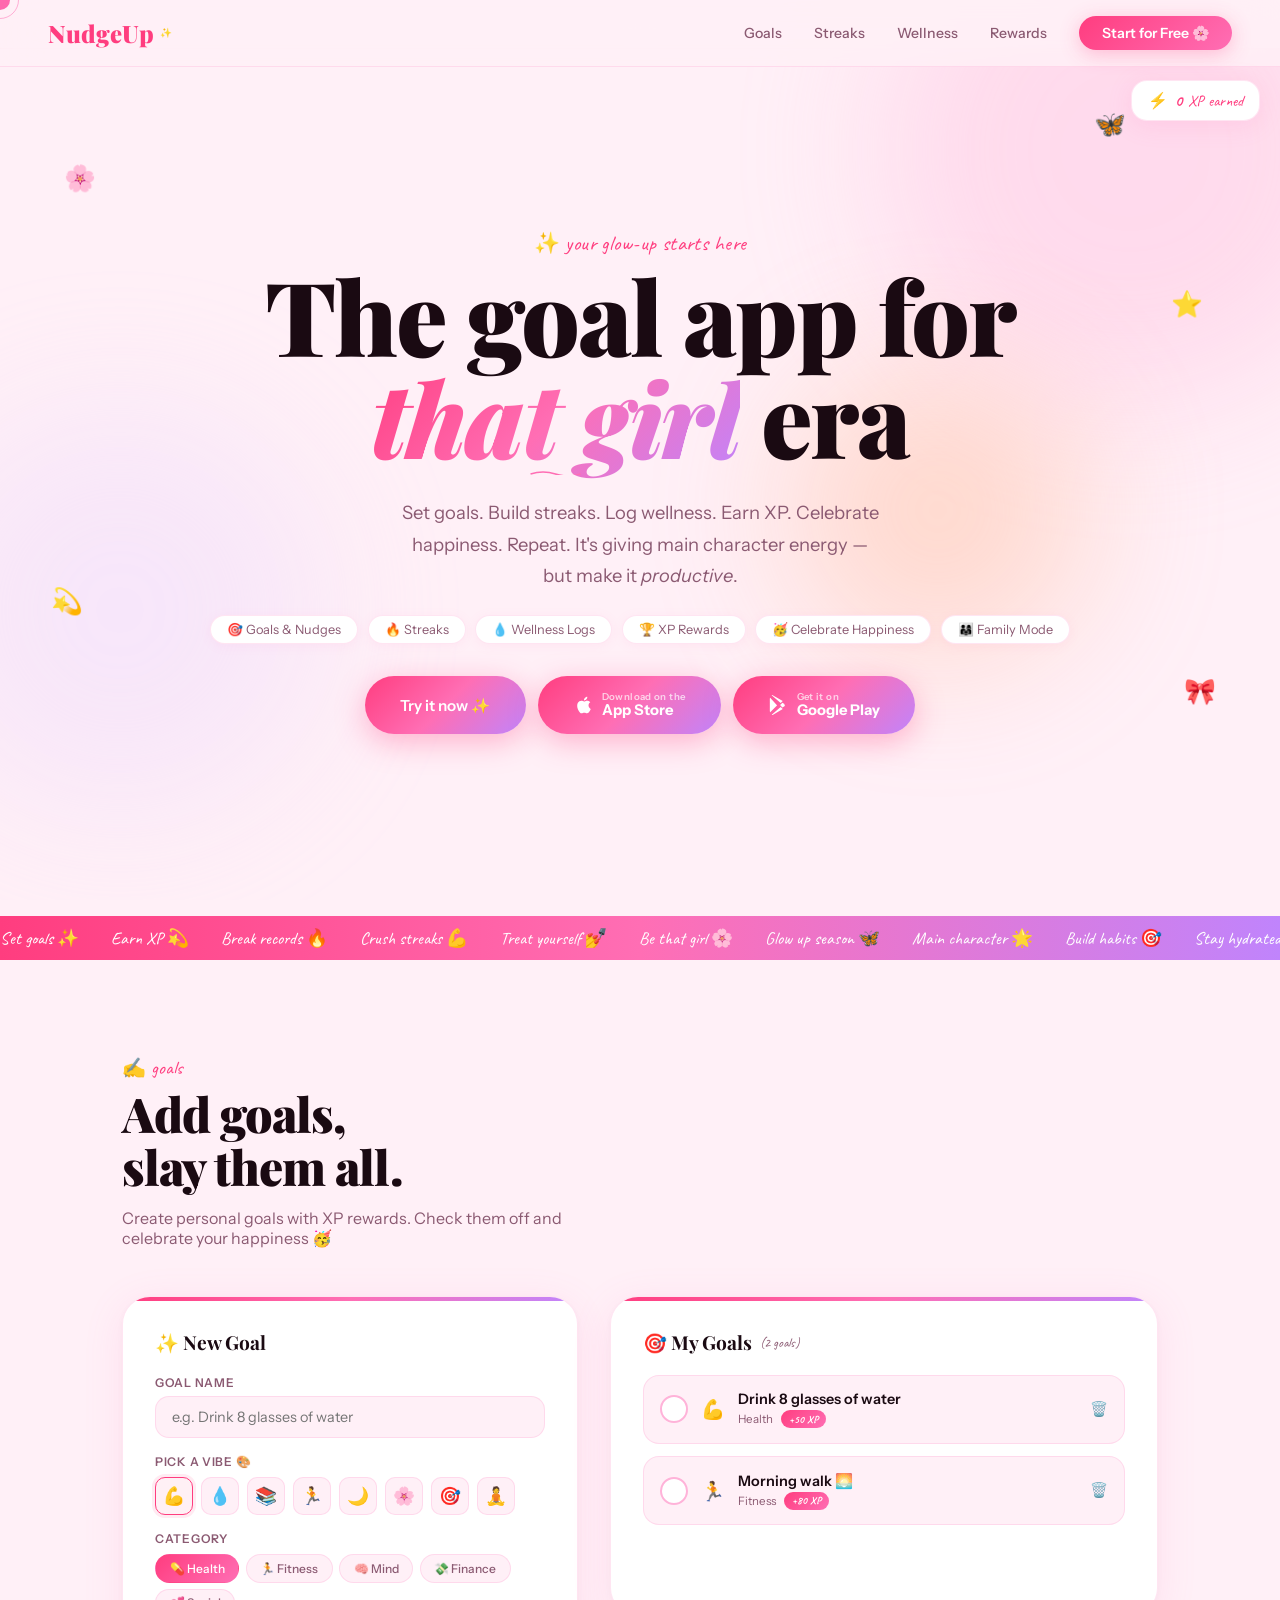
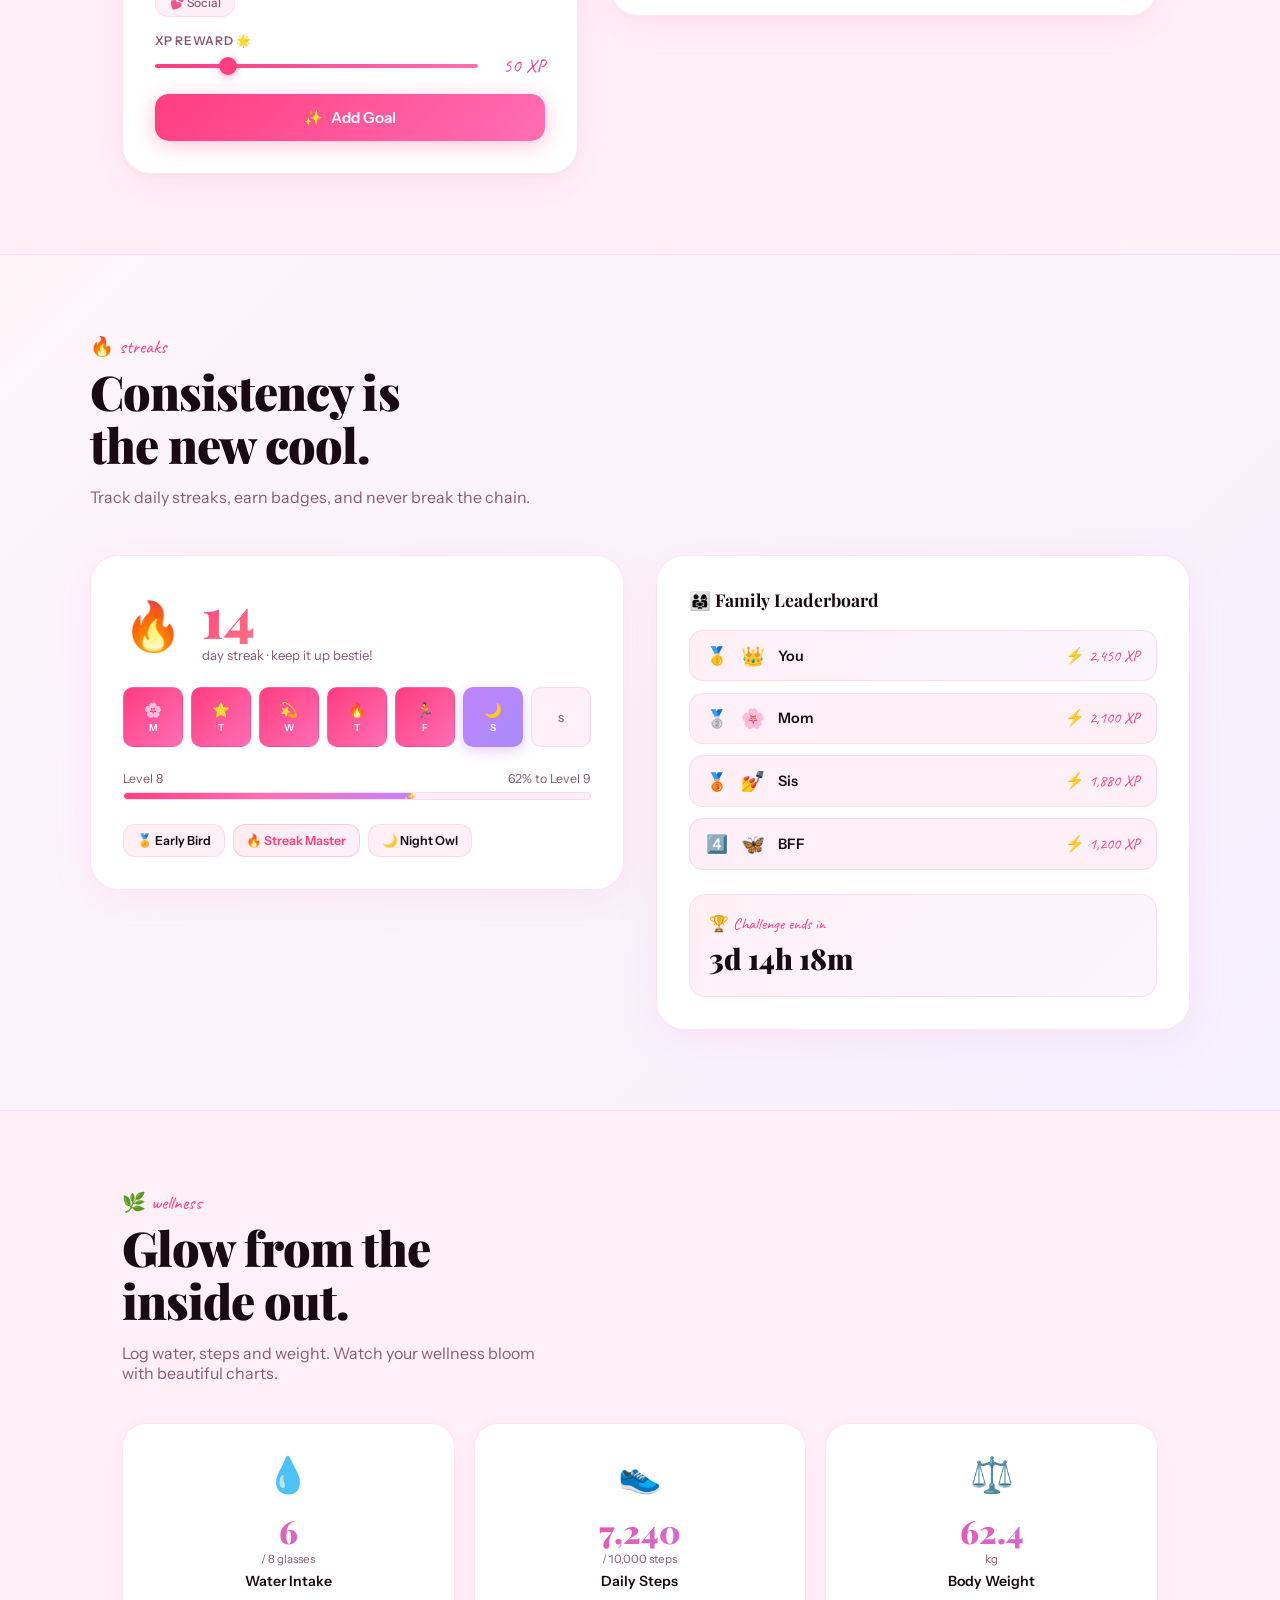
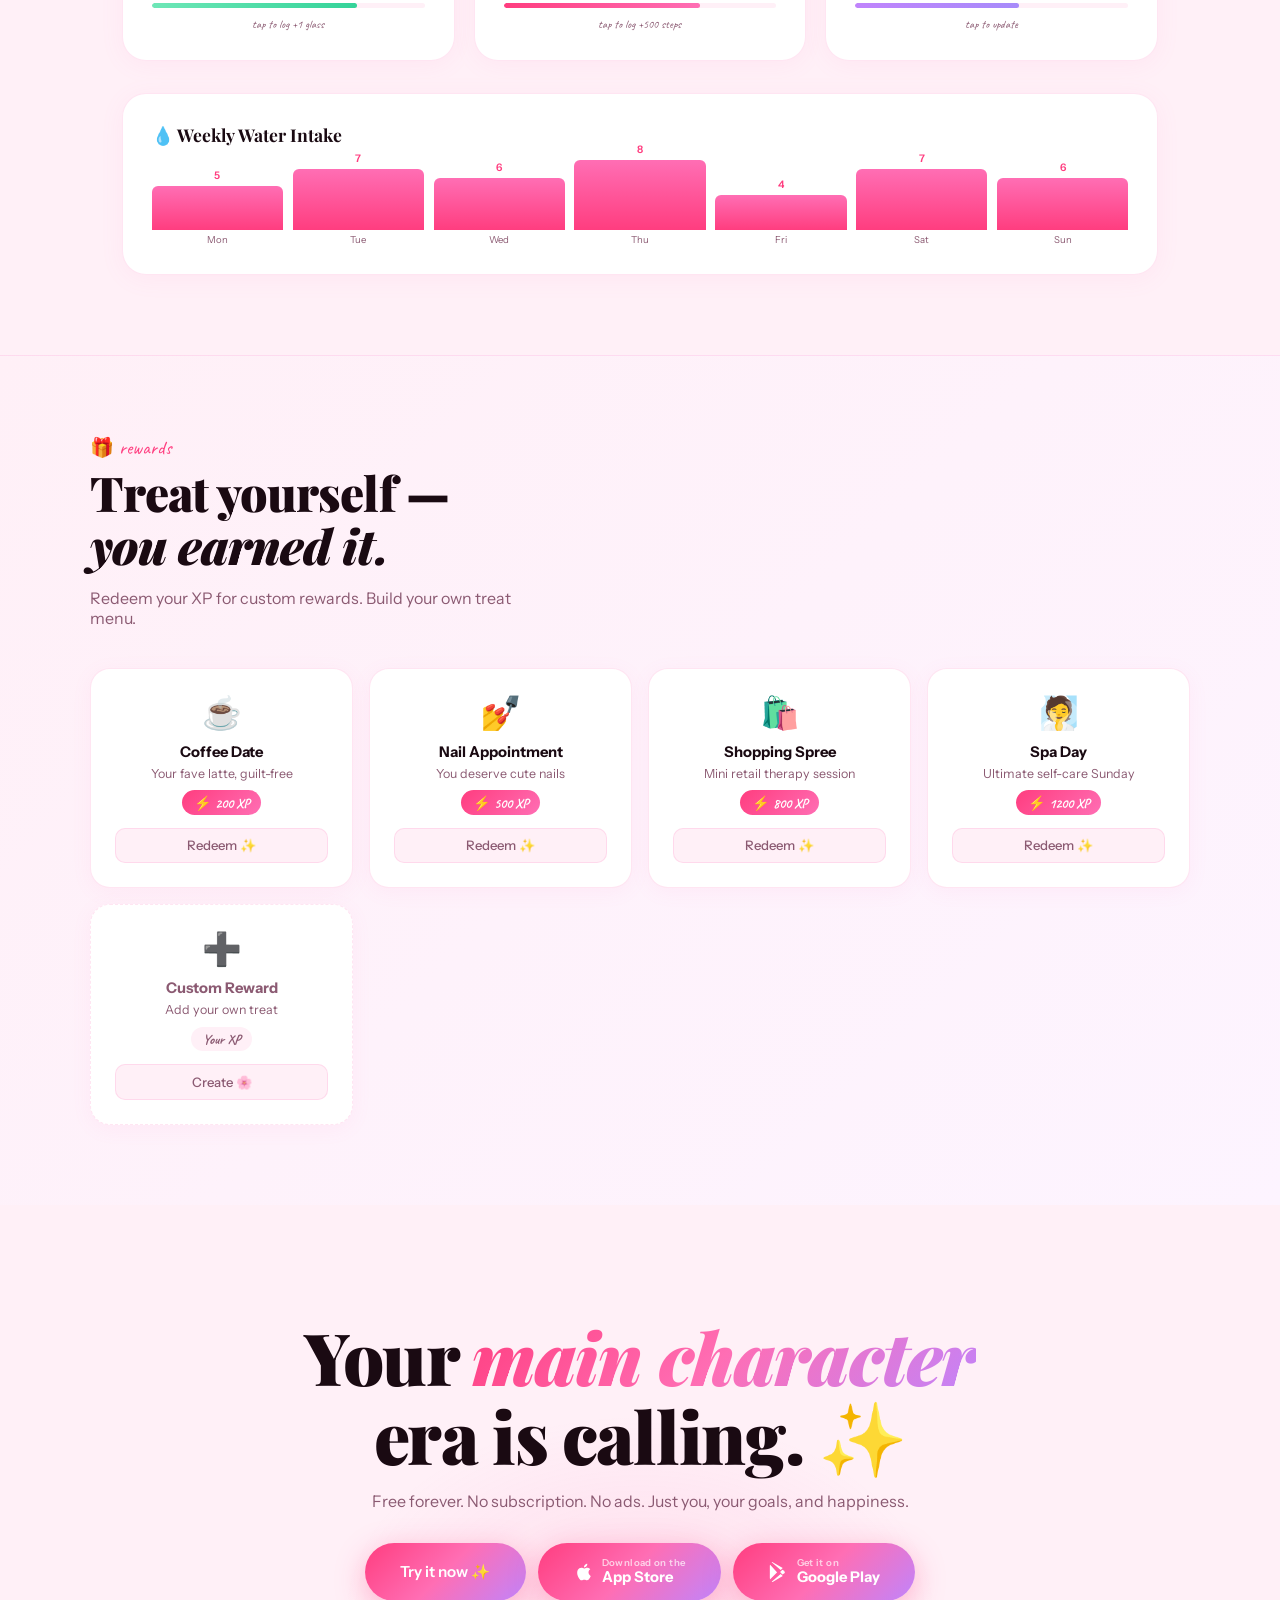
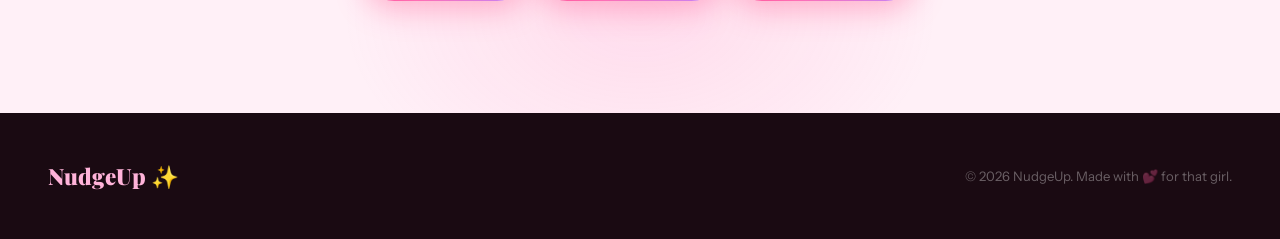
<file: index.html>
<!DOCTYPE html>
<html lang="en">

<head>
  <meta charset="UTF-8">
  <meta name="viewport" content="width=device-width, initial-scale=1.0">

  <!-- ═══════════════════════════════════════════
       PRIMARY SEO TAGS
  ═══════════════════════════════════════════ -->
  <title>NudgeUp — Goal Tracker, Habit Streaks & Wellness App for Women</title>
  <meta name="description"
        content="NudgeUp is a free goal tracking app with habit streaks, wellness logs, XP rewards, and small celebrations. Built for women who want to level up — no subscriptions, no ads.">
  <meta name="keywords"
        content="goal tracker app, habit tracker for women, streak app, wellness log, XP rewards app, nudge app, habit building, self improvement app, free goal app">
  <meta name="author" content="NudgeUp">
  <meta name="robots" content="index, follow">
  <link rel="canonical" href="https://nudge-up.github.io/">

  <!-- ═══════════════════════════════════════════
       OPEN GRAPH (Facebook, LinkedIn, WhatsApp)
  ═══════════════════════════════════════════ -->
  <meta property="og:type" content="website">
  <meta property="og:url" content="https://nudge-up.github.io/">
  <meta property="og:title" content="NudgeUp ✨ — Your Girly Goal Era Starts Now">
  <meta property="og:description"
        content="Set goals. Build streaks. Log wellness. Earn XP. Celebrate happiness. The free habit tracker built for that girl era.">
  <meta property="og:image" content="https://nudge-up.github.io/og-image.png">
  <meta property="og:image:width" content="1200">
  <meta property="og:image:height" content="630">
  <meta property="og:image:alt" content="NudgeUp app — goal tracker and habit streaks for women">
  <meta property="og:site_name" content="NudgeUp">
  <meta property="og:locale" content="en_US">

  <!-- ═══════════════════════════════════════════
       TWITTER / X CARD
  ═══════════════════════════════════════════ -->
  <meta name="twitter:card" content="summary_large_image">
  <meta name="twitter:url" content="https://nudge-up.github.io/">
  <meta name="twitter:title" content="NudgeUp ✨ — Your Girly Goal Era Starts Now">
  <meta name="twitter:description"
        content="Set goals. Build streaks. Log wellness. Earn XP. Celebrate happiness. Free forever. No ads.">
  <meta name="twitter:image" content="https://nudge-up.github.io/og-image.png">
  <meta name="twitter:image:alt" content="NudgeUp — goal tracker and habit streaks for women">

  <!-- ═══════════════════════════════════════════
       FAVICON
  ═══════════════════════════════════════════ -->
  <link rel="icon" type="image/png" href="/favicon.png">
  <link rel="apple-touch-icon" href="/apple-touch-icon.png">
  <meta name="theme-color" content="#FF3D7F">

  <!-- ═══════════════════════════════════════════
       STRUCTURED DATA (JSON-LD)
  ═══════════════════════════════════════════ -->
  <script type="application/ld+json">
  {
    "@context": "https://schema.org",
    "@type": "WebApplication",
    "name": "NudgeUp",
    "url": "https://nudge-up.github.io/",
    "description": "NudgeUp is a free goal tracking and habit streak app with wellness logs, XP rewards, and small celebrations for women.",
    "applicationCategory": "LifestyleApplication",
    "operatingSystem": "Web, iOS, Android",
    "offers": {
      "@type": "Offer",
      "price": "0",
      "priceCurrency": "USD"
    },
    "featureList": [
      "Goal tracking",
      "Habit streaks",
      "Wellness logs",
      "XP reward system",
      "Family leaderboard",
      "Custom rewards"
    ],
    "author": {
      "@type": "Organization",
      "name": "NudgeUp",
      "url": "https://nudge-up.github.io/"
    }
  }
  </script>

  <!-- ═══════════════════════════════════════════
       PERFORMANCE
  ═══════════════════════════════════════════ -->
  <link rel="preconnect" href="https://fonts.googleapis.com">
  <link rel="preconnect" href="https://fonts.gstatic.com" crossorigin>
  <link href="https://fonts.googleapis.com/css2?family=Playfair+Display:ital,wght@0,700;0,900;1,700&family=Instrument+Sans:wght@400;500;600&family=Caveat:wght@500;700&display=swap"
        rel="stylesheet">
  <link rel="stylesheet" href="./styles.css">
</head>

<body>

  <!-- Custom cursor -->
  <div class="cursor" id="cursor" aria-hidden="true"></div>
  <div class="cursor-ring" id="cursorRing" aria-hidden="true"></div>

  <!-- XP counter -->
  <div class="xp-counter" aria-live="polite">⚡ <span id="totalXP">0</span> XP earned</div>

  <!-- Background blobs -->
  <div class="blob-wrap" aria-hidden="true">
    <div class="blob blob-1"></div>
    <div class="blob blob-2"></div>
    <div class="blob blob-3"></div>
  </div>

  <!-- Floating stickers -->
  <div aria-hidden="true">
    <div class="sticker" style="top:18%;left:5%;--rot:-12deg;animation-duration:5s;">🌸</div>
    <div class="sticker" style="top:32%;right:6%;--rot:8deg;animation-duration:7s;">⭐</div>
    <div class="sticker" style="top:65%;left:4%;--rot:15deg;animation-duration:6s;">💫</div>
    <div class="sticker" style="top:75%;right:5%;--rot:-8deg;animation-duration:4.5s;">🎀</div>
    <div class="sticker" style="top:12%;right:12%;--rot:20deg;animation-duration:8s;">🦋</div>
  </div>

  <!-- Confetti modal -->
  <div class="confetti-overlay" id="confettiOverlay" role="dialog" aria-modal="true" aria-labelledby="confettiTitle">
    <div class="confetti-box">
      <div class="confetti-emoji" aria-hidden="true">🎉</div>
      <div class="confetti-title" id="confettiTitle">Goal Crushed!</div>
      <div class="confetti-sub" id="confettiSub">You're absolutely that girl ✨</div>
      <div class="confetti-xp" id="confettiXP">+50 XP earned!</div>
      <button class="confetti-close" onclick="closeConfetti()">Keep going! 💪</button>
    </div>
  </div>

  <!-- NAV -->
  <nav role="navigation" aria-label="Main navigation">
    <a href="/" class="nav-logo" aria-label="NudgeUp home">NudgeUp <sup>✨</sup></a>
    <div class="nav-links">
      <a href="#goals">Goals</a>
      <a href="#streaks">Streaks</a>
      <a href="#wellness">Wellness</a>
      <a href="#rewards">Rewards</a>
      <a href="https://nudge-up.github.io/web/" class="nav-btn">Start for Free 🌸</a>
    </div>
  </nav>

  <!-- HERO -->
  <section class="hero" aria-labelledby="hero-heading">
    <div class="hero-eyebrow">✨ your glow-up starts here</div>
    <h1 id="hero-heading">
      The goal app for<br>
      <span class="underline-word"><em>that girl</em></span> era
    </h1>
    <p class="hero-sub">
      Set goals. Build streaks. Log wellness. Earn XP. Celebrate happiness.
      Repeat. It's giving main character energy — but make it <em>productive</em>.
    </p>
    <div class="hero-tags" aria-label="App features">
      <span class="tag">🎯 Goals & Nudges</span>
      <span class="tag">🔥 Streaks</span>
      <span class="tag">💧 Wellness Logs</span>
      <span class="tag">🏆 XP Rewards</span>
      <span class="tag">🥳 Celebrate Happiness</span>
      <span class="tag">👨‍👩‍👧 Family Mode</span>
    </div>
    <div class="hero-cta">
      <a href="https://nudge-up.github.io/web/" class="btn-main">Try it now ✨</a>
      <a href="#" class="btn-main" aria-label="Download NudgeUp on the App Store"
         onmouseover="this.style.transform='translateY(-2px)';this.style.boxShadow='0 8px 28px rgba(26,10,18,0.35)'"
         onmouseout="this.style.transform='';this.style.boxShadow='0 4px 18px rgba(26,10,18,0.25)'">
        <svg width="20" height="20" viewBox="0 0 24 24" fill="white" aria-hidden="true">
          <path d="M18.71 19.5c-.83 1.24-1.71 2.45-3.05 2.47-1.34.03-1.77-.79-3.29-.79-1.53 0-2 .77-3.27.82-1.31.05-2.3-1.32-3.14-2.53C4.25 17 2.94 12.45 4.7 9.39c.87-1.52 2.43-2.48 4.12-2.51 1.28-.02 2.5.87 3.29.87.78 0 2.26-1.07 3.8-.91.65.03 2.47.26 3.64 1.98-.09.06-2.17 1.28-2.15 3.81.03 3.02 2.65 4.03 2.68 4.04-.03.07-.42 1.44-1.38 2.83M13 3.5c.73-.83 1.94-1.46 2.94-1.5.13 1.17-.34 2.35-1.04 3.19-.69.85-1.83 1.51-2.95 1.42-.15-1.15.41-2.35 1.05-3.11z" />
        </svg>
        <div style="text-align:left;line-height:1.2;">
          <div style="font-size:0.6rem;opacity:0.7;letter-spacing:0.04em;">Download on the</div>
          <div style="font-family:'Instrument Sans',sans-serif;font-weight:700;font-size:0.92rem;">App Store</div>
        </div>
      </a>
      <a href="#" class="btn-main" aria-label="Get NudgeUp on Google Play"
         onmouseover="this.style.transform='translateY(-2px)';this.style.boxShadow='0 8px 28px rgba(26,10,18,0.35)'"
         onmouseout="this.style.transform='';this.style.boxShadow='0 4px 18px rgba(26,10,18,0.25)'">
        <svg width="20" height="20" viewBox="0 0 24 24" fill="white" aria-hidden="true">
          <path d="M3.18 23.76c.38.21.8.24 1.2.09l12.12-6.99-2.53-2.53-10.79 9.43zm-1.8-20.4C1.15 3.79 1 4.24 1 4.75v14.5c0 .51.15.96.38 1.39l.07.07 8.12-8.12v-.2L1.38 3.3zm17.11 7.34l-2.39-1.38-2.82 2.82 2.82 2.82 2.4-1.38c.69-.4.69-1.48-.01-1.88zM4.38.22L16.5 7.21 13.97 9.74 3.18.31C3.58.15 4.0.03 4.38.22z" />
        </svg>
        <div style="text-align:left;line-height:1.2;">
          <div style="font-size:0.6rem;opacity:0.7;letter-spacing:0.04em;">Get it on</div>
          <div style="font-family:'Instrument Sans',sans-serif;font-weight:700;font-size:0.92rem;">Google Play</div>
        </div>
      </a>
    </div>
  </section>

  <!-- MARQUEE -->
  <div class="marquee-wrap" style="position:relative;z-index:1;" aria-hidden="true">
    <div class="marquee-track" id="marqueeTrack"></div>
  </div>

  <!-- GOALS DEMO -->
  <section class="demo-section" id="goals" aria-labelledby="goals-heading">
    <div class="reveal">
      <div class="section-label">✍️ goals</div>
      <h2 class="section-title" id="goals-heading">Add goals,<br>slay them all.</h2>
      <p class="section-sub">Create personal goals with XP rewards. Check them off and celebrate your happiness 🥳</p>
    </div>

    <div class="demo-container">
      <div class="demo-card reveal">
        <h3>✨ New Goal</h3>
        <div class="form-group">
          <label class="form-label" for="goalInput">Goal name</label>
          <input class="form-input" id="goalInput" type="text" placeholder="e.g. Drink 8 glasses of water">
        </div>
        <div class="form-group">
          <label class="form-label">Pick a vibe 🎨</label>
          <div class="emoji-pick" role="group" aria-label="Choose goal emoji">
            <button class="emoji-btn active" data-emoji="💪" aria-label="Strength">💪</button>
            <button class="emoji-btn" data-emoji="💧" aria-label="Water">💧</button>
            <button class="emoji-btn" data-emoji="📚" aria-label="Study">📚</button>
            <button class="emoji-btn" data-emoji="🏃" aria-label="Running">🏃</button>
            <button class="emoji-btn" data-emoji="🌙" aria-label="Sleep">🌙</button>
            <button class="emoji-btn" data-emoji="🌸" aria-label="Wellness">🌸</button>
            <button class="emoji-btn" data-emoji="🎯" aria-label="Focus">🎯</button>
            <button class="emoji-btn" data-emoji="🧘" aria-label="Meditation">🧘</button>
          </div>
        </div>
        <div class="form-group">
          <label class="form-label">Category</label>
          <div class="category-chips" role="group" aria-label="Choose goal category">
            <button class="cat-btn active" data-cat="Health">💊 Health</button>
            <button class="cat-btn" data-cat="Fitness">🏃 Fitness</button>
            <button class="cat-btn" data-cat="Mind">🧠 Mind</button>
            <button class="cat-btn" data-cat="Finance">💸 Finance</button>
            <button class="cat-btn" data-cat="Social">💕 Social</button>
          </div>
        </div>
        <div class="form-group">
          <label class="form-label" for="xpSlider">XP reward 🌟</label>
          <div class="xp-range">
            <input type="range" min="10" max="200" value="50" step="10" id="xpSlider" aria-label="XP reward amount">
            <div class="xp-val" id="xpDisplay">50 XP</div>
          </div>
        </div>
        <button class="add-btn" onclick="addGoal()">
          <span aria-hidden="true">✨</span> Add Goal
        </button>
      </div>

      <div class="demo-card reveal" style="min-height:320px;">
        <h3>🎯 My Goals <span style="font-family:'Caveat',cursive;font-size:0.85rem;color:var(--muted);font-weight:400;" id="goalCount">(0 goals)</span></h3>
        <div class="goals-list" id="goalsList" aria-live="polite" aria-label="Your goals list">
          <div class="empty-state">
            <div class="empty-emoji" aria-hidden="true">🌸</div>
            <div>No goals yet, babe.<br>Add your first one! ✨</div>
          </div>
        </div>
      </div>
    </div>
  </section>

  <!-- STREAKS -->
  <section class="streaks-section" id="streaks" aria-labelledby="streaks-heading">
    <div style="max-width:1100px;margin:0 auto;" class="reveal">
      <div class="section-label">🔥 streaks</div>
      <h2 class="section-title" id="streaks-heading">Consistency is<br>the new cool.</h2>
      <p class="section-sub">Track daily streaks, earn badges, and never break the chain.</p>
    </div>

    <div class="streak-demo">
      <div class="streak-card reveal">
        <div class="streak-hero">
          <div class="streak-flame" aria-hidden="true">🔥</div>
          <div>
            <div class="streak-num" id="streakNum">14</div>
            <div class="streak-label">day streak · keep it up bestie!</div>
          </div>
        </div>
        <div class="week-dots" id="weekDots" aria-label="Weekly streak progress"></div>
        <div class="progress-label">
          <span>Level 8</span>
          <span>62% to Level 9</span>
        </div>
        <div class="progress-bar" role="progressbar" aria-valuenow="62" aria-valuemin="0" aria-valuemax="100" aria-label="Level progress">
          <div class="progress-fill" style="width:62%"></div>
        </div>
        <div style="margin-top:1.5rem;display:flex;gap:0.5rem;flex-wrap:wrap;" aria-label="Earned badges">
          <div style="background:var(--bg);border:1.5px solid var(--border);border-radius:12px;padding:0.5rem 0.8rem;font-size:0.78rem;font-weight:600;display:flex;align-items:center;gap:0.4rem;">🏅 Early Bird</div>
          <div style="background:linear-gradient(135deg,rgba(255,61,127,0.1),rgba(255,110,180,0.1));border:1.5px solid rgba(255,110,180,0.3);border-radius:12px;padding:0.5rem 0.8rem;font-size:0.78rem;font-weight:600;color:var(--rose);display:flex;align-items:center;gap:0.4rem;">🔥 Streak Master</div>
          <div style="background:var(--bg);border:1.5px solid var(--border);border-radius:12px;padding:0.5rem 0.8rem;font-size:0.78rem;font-weight:600;display:flex;align-items:center;gap:0.4rem;">🌙 Night Owl</div>
        </div>
      </div>

      <div class="streak-card reveal">
        <h3 style="font-family:'Playfair Display',serif;font-size:1.1rem;margin-bottom:1.2rem;">👨‍👩‍👧 Family Leaderboard</h3>
        <div id="leaderboard" style="display:flex;flex-direction:column;gap:0.7rem;" aria-label="Family leaderboard"></div>
        <div style="margin-top:1.5rem;background:linear-gradient(135deg,rgba(255,61,127,0.08),rgba(192,132,252,0.08));border-radius:16px;padding:1.2rem;border:1.5px solid rgba(255,110,180,0.15);">
          <div style="font-family:'Caveat',cursive;font-size:1rem;color:var(--rose);margin-bottom:0.3rem;">🏆 Challenge ends in</div>
          <div style="font-family:'Playfair Display',serif;font-size:1.8rem;font-weight:900;" id="countdown" aria-live="polite">3d 14h 22m</div>
        </div>
      </div>
    </div>
  </section>

  <!-- WELLNESS -->
  <section class="wellness-section" id="wellness" aria-labelledby="wellness-heading">
    <div class="reveal">
      <div class="section-label">🌿 wellness</div>
      <h2 class="section-title" id="wellness-heading">Glow from the<br>inside out.</h2>
      <p class="section-sub">Log water, steps and weight. Watch your wellness bloom with beautiful charts.</p>
    </div>

    <div class="wellness-grid">
      <div class="wellness-card reveal" onclick="logWellness('water')" role="button" tabindex="0" aria-label="Log water intake, currently 6 of 8 glasses">
        <div class="wellness-icon" aria-hidden="true">💧</div>
        <div class="wellness-val" id="waterVal">6</div>
        <div class="wellness-unit">/ 8 glasses</div>
        <div class="wellness-name">Water Intake</div>
        <div class="wellness-bar" role="progressbar" aria-valuenow="75" aria-valuemin="0" aria-valuemax="100">
          <div class="wellness-bar-fill w-mint" id="waterBar" style="width:75%"></div>
        </div>
        <div style="font-size:0.72rem;color:var(--muted);margin-top:0.6rem;font-family:'Caveat',cursive;">tap to log +1 glass</div>
      </div>
      <div class="wellness-card reveal" onclick="logWellness('steps')" role="button" tabindex="0" aria-label="Log steps, currently 7240 of 10000 steps">
        <div class="wellness-icon" aria-hidden="true">👟</div>
        <div class="wellness-val" id="stepsVal">7,240</div>
        <div class="wellness-unit">/ 10,000 steps</div>
        <div class="wellness-name">Daily Steps</div>
        <div class="wellness-bar" role="progressbar" aria-valuenow="72" aria-valuemin="0" aria-valuemax="100">
          <div class="wellness-bar-fill w-pink" id="stepsBar" style="width:72%"></div>
        </div>
        <div style="font-size:0.72rem;color:var(--muted);margin-top:0.6rem;font-family:'Caveat',cursive;">tap to log +500 steps</div>
      </div>
      <div class="wellness-card reveal" onclick="logWellness('weight')" role="button" tabindex="0" aria-label="Log body weight, currently 62.4 kg">
        <div class="wellness-icon" aria-hidden="true">⚖️</div>
        <div class="wellness-val" id="weightVal">62.4</div>
        <div class="wellness-unit">kg</div>
        <div class="wellness-name">Body Weight</div>
        <div class="wellness-bar">
          <div class="wellness-bar-fill w-lilac" style="width:60%"></div>
        </div>
        <div style="font-size:0.72rem;color:var(--muted);margin-top:0.6rem;font-family:'Caveat',cursive;">tap to update</div>
      </div>
    </div>

    <div class="reveal" style="margin-top:2rem;background:#fff;border-radius:24px;padding:1.8rem;border:1.5px solid var(--border);box-shadow:0 4px 24px rgba(255,110,180,0.07);">
      <div style="font-family:'Playfair Display',serif;font-size:1.1rem;font-weight:700;margin-bottom:1.2rem;">💧 Weekly Water Intake</div>
      <div style="display:flex;gap:0.6rem;align-items:flex-end;height:80px;" role="img" aria-label="Weekly water intake bar chart">
        <div style="display:flex;flex-direction:column;align-items:center;gap:0.4rem;flex:1;" id="waterChart"></div>
      </div>
    </div>
  </section>

  <!-- REWARDS -->
  <section class="rewards-section" id="rewards" aria-labelledby="rewards-heading">
    <div class="container">
      <div class="reveal">
        <div class="section-label">🎁 rewards</div>
        <h2 class="section-title" id="rewards-heading">Treat yourself —<br><em>you earned it.</em></h2>
        <p class="section-sub">Redeem your XP for custom rewards. Build your own treat menu.</p>
      </div>

      <div class="rewards-grid">
        <div class="reward-card reveal">
          <div class="reward-emoji" aria-hidden="true">☕</div>
          <div class="reward-name">Coffee Date</div>
          <div style="font-size:0.78rem;color:var(--muted);margin-bottom:0.6rem;">Your fave latte, guilt-free</div>
          <div class="reward-cost">⚡ 200 XP</div>
          <button class="redeem-btn" onclick="redeemReward('Coffee Date', 200)" aria-label="Redeem Coffee Date for 200 XP">Redeem ✨</button>
        </div>
        <div class="reward-card reveal">
          <div class="reward-emoji" aria-hidden="true">💅</div>
          <div class="reward-name">Nail Appointment</div>
          <div style="font-size:0.78rem;color:var(--muted);margin-bottom:0.6rem;">You deserve cute nails</div>
          <div class="reward-cost">⚡ 500 XP</div>
          <button class="redeem-btn" onclick="redeemReward('Nail Appointment', 500)" aria-label="Redeem Nail Appointment for 500 XP">Redeem ✨</button>
        </div>
        <div class="reward-card reveal">
          <div class="reward-emoji" aria-hidden="true">🛍️</div>
          <div class="reward-name">Shopping Spree</div>
          <div style="font-size:0.78rem;color:var(--muted);margin-bottom:0.6rem;">Mini retail therapy session</div>
          <div class="reward-cost">⚡ 800 XP</div>
          <button class="redeem-btn" onclick="redeemReward('Shopping Spree', 800)" aria-label="Redeem Shopping Spree for 800 XP">Redeem ✨</button>
        </div>
        <div class="reward-card reveal">
          <div class="reward-emoji" aria-hidden="true">🧖</div>
          <div class="reward-name">Spa Day</div>
          <div style="font-size:0.78rem;color:var(--muted);margin-bottom:0.6rem;">Ultimate self-care Sunday</div>
          <div class="reward-cost">⚡ 1200 XP</div>
          <button class="redeem-btn" onclick="redeemReward('Spa Day', 1200)" aria-label="Redeem Spa Day for 1200 XP">Redeem ✨</button>
        </div>
        <div class="reward-card reveal" style="border-style:dashed;cursor:pointer;" onclick="addCustomReward()" role="button" tabindex="0" aria-label="Create a custom reward">
          <div class="reward-emoji" aria-hidden="true">➕</div>
          <div class="reward-name" style="color:var(--muted);">Custom Reward</div>
          <div style="font-size:0.78rem;color:var(--muted);margin-bottom:0.6rem;">Add your own treat</div>
          <div class="reward-cost" style="background:var(--bg);color:var(--muted);">Your XP</div>
          <button class="redeem-btn" style="margin-top:0.8rem;">Create 🌸</button>
        </div>
      </div>
    </div>
  </section>

  <!-- CTA -->
  <section class="cta-section" aria-labelledby="cta-heading">
    <div class="cta-blob" aria-hidden="true"></div>
    <div class="reveal">
      <h2 id="cta-heading">Your <span>main character</span><br>era is calling. ✨</h2>
      <p>Free forever. No subscription. No ads. Just you, your goals, and happiness.</p>
      <div class="hero-cta" style="justify-content:center;margin-top:0;">
        <a href="https://nudge-up.github.io/web/" class="btn-main">Try it now ✨</a>
        <a href="#" class="btn-main" aria-label="Download NudgeUp on the App Store"
           onmouseover="this.style.transform='translateY(-2px)';this.style.boxShadow='0 8px 28px rgba(26,10,18,0.35)'"
           onmouseout="this.style.transform='';this.style.boxShadow='0 4px 18px rgba(26,10,18,0.25)'">
          <svg width="20" height="20" viewBox="0 0 24 24" fill="white" aria-hidden="true">
            <path d="M18.71 19.5c-.83 1.24-1.71 2.45-3.05 2.47-1.34.03-1.77-.79-3.29-.79-1.53 0-2 .77-3.27.82-1.31.05-2.3-1.32-3.14-2.53C4.25 17 2.94 12.45 4.7 9.39c.87-1.52 2.43-2.48 4.12-2.51 1.28-.02 2.5.87 3.29.87.78 0 2.26-1.07 3.8-.91.65.03 2.47.26 3.64 1.98-.09.06-2.17 1.28-2.15 3.81.03 3.02 2.65 4.03 2.68 4.04-.03.07-.42 1.44-1.38 2.83M13 3.5c.73-.83 1.94-1.46 2.94-1.5.13 1.17-.34 2.35-1.04 3.19-.69.85-1.83 1.51-2.95 1.42-.15-1.15.41-2.35 1.05-3.11z" />
          </svg>
          <div style="text-align:left;line-height:1.2;">
            <div style="font-size:0.6rem;opacity:0.7;letter-spacing:0.04em;">Download on the</div>
            <div style="font-family:'Instrument Sans',sans-serif;font-weight:700;font-size:0.92rem;">App Store</div>
          </div>
        </a>
        <a href="#" class="btn-main" aria-label="Get NudgeUp on Google Play"
           onmouseover="this.style.transform='translateY(-2px)';this.style.boxShadow='0 8px 28px rgba(26,10,18,0.35)'"
           onmouseout="this.style.transform='';this.style.boxShadow='0 4px 18px rgba(26,10,18,0.25)'">
          <svg width="20" height="20" viewBox="0 0 24 24" fill="white" aria-hidden="true">
            <path d="M3.18 23.76c.38.21.8.24 1.2.09l12.12-6.99-2.53-2.53-10.79 9.43zm-1.8-20.4C1.15 3.79 1 4.24 1 4.75v14.5c0 .51.15.96.38 1.39l.07.07 8.12-8.12v-.2L1.38 3.3zm17.11 7.34l-2.39-1.38-2.82 2.82 2.82 2.82 2.4-1.38c.69-.4.69-1.48-.01-1.88zM4.38.22L16.5 7.21 13.97 9.74 3.18.31C3.58.15 4.0.03 4.38.22z" />
          </svg>
          <div style="text-align:left;line-height:1.2;">
            <div style="font-size:0.6rem;opacity:0.7;letter-spacing:0.04em;">Get it on</div>
            <div style="font-family:'Instrument Sans',sans-serif;font-weight:700;font-size:0.92rem;">Google Play</div>
          </div>
        </a>
      </div>
    </div>
  </section>

  <!-- FOOTER -->
  <footer>
    <div class="f-logo">NudgeUp ✨</div>
    <p>© 2026 NudgeUp. Made with 💕 for that girl.</p>
    <nav class="f-links" aria-label="Footer navigation">
      <a href="privacy.html">Privacy</a>
      <a href="terms.html">Terms</a>
      <a href="support.html">Support</a>
    </nav>
  </footer>

  <script src="./scripts.js"></script>
</body>

</html>
</file>
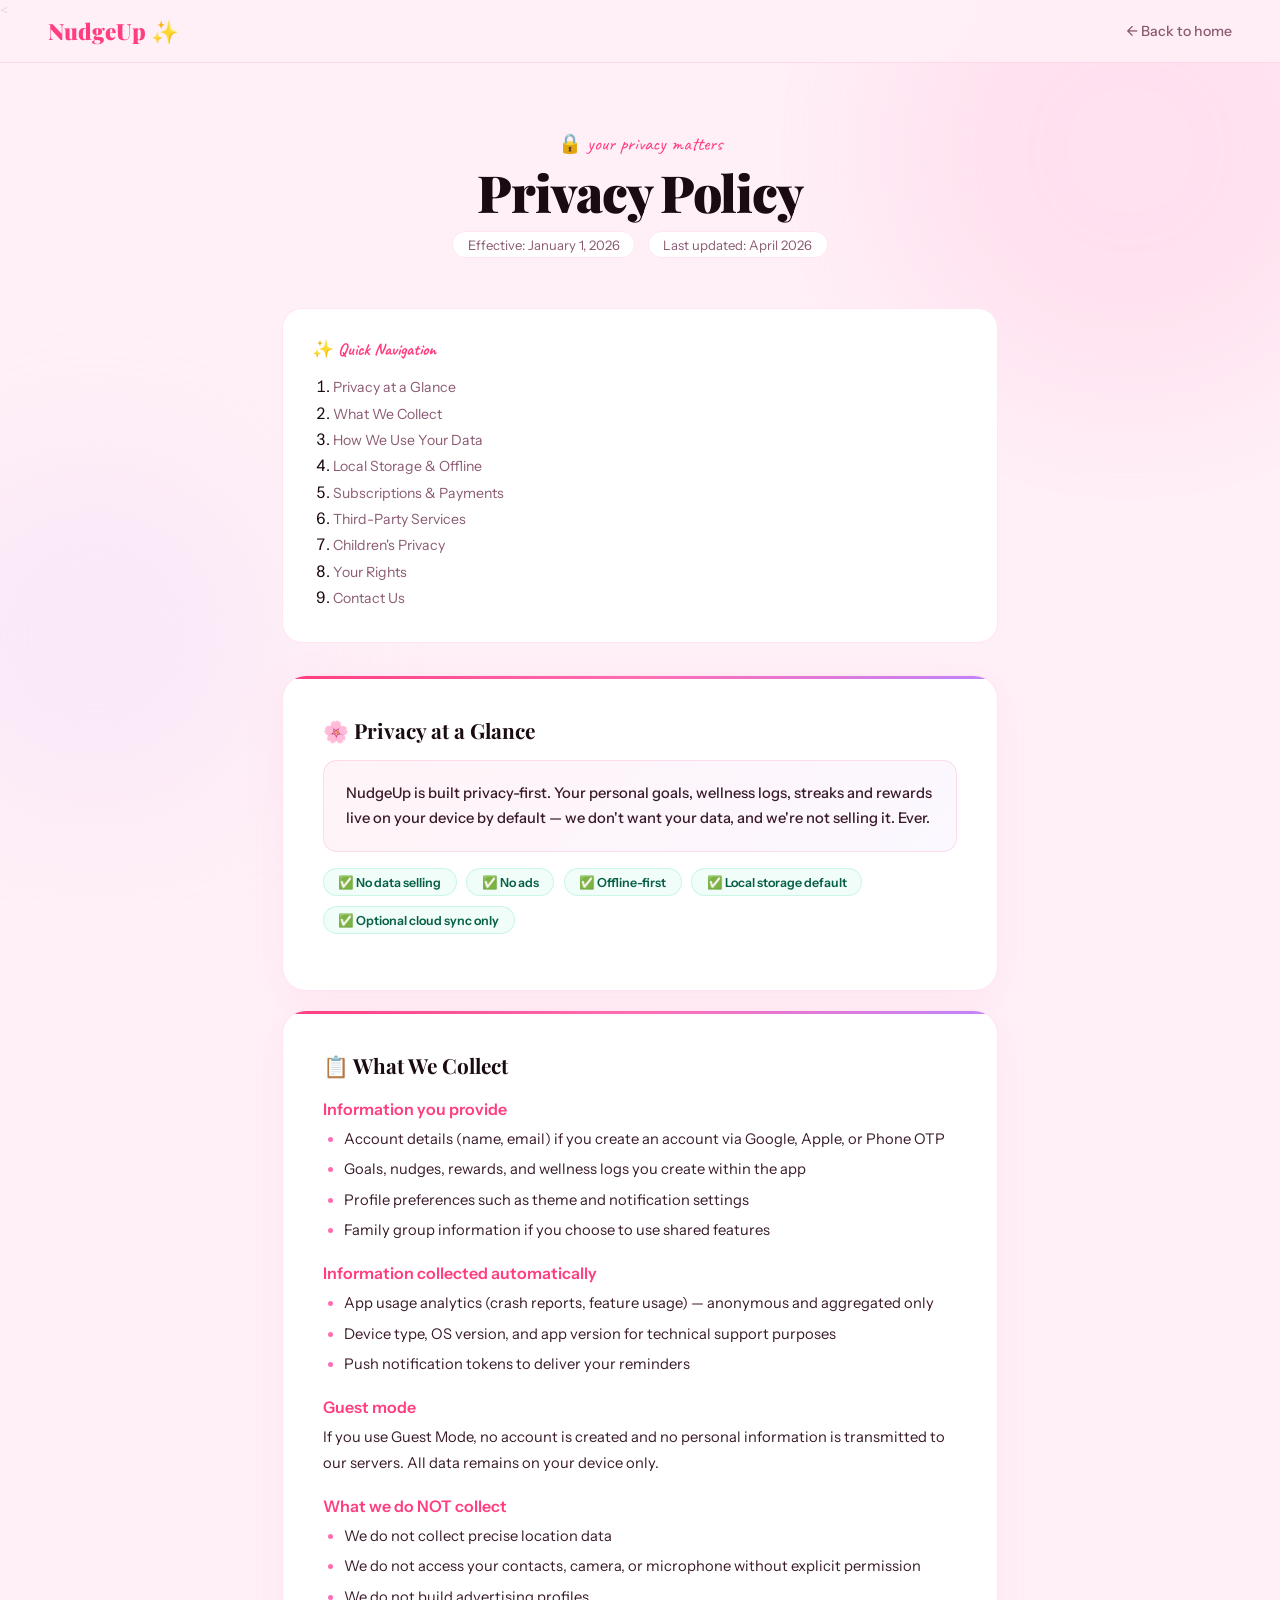
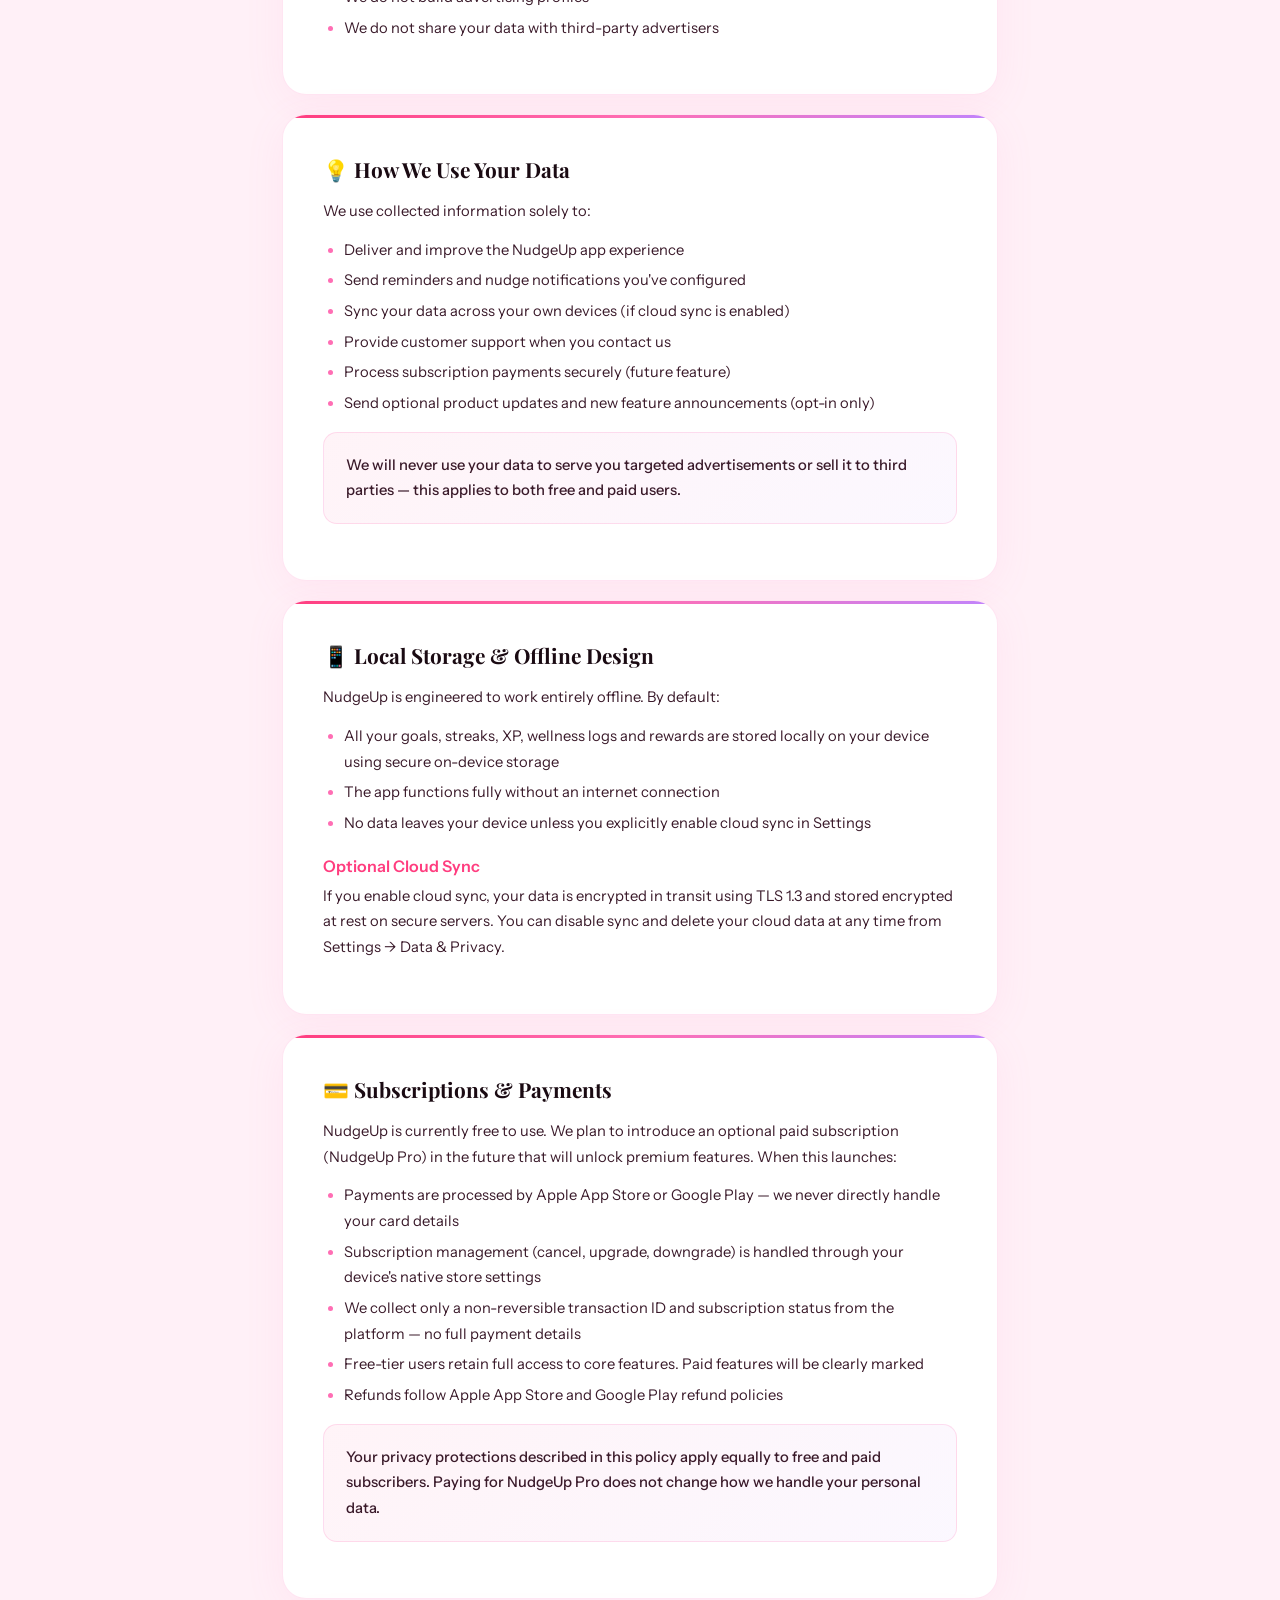
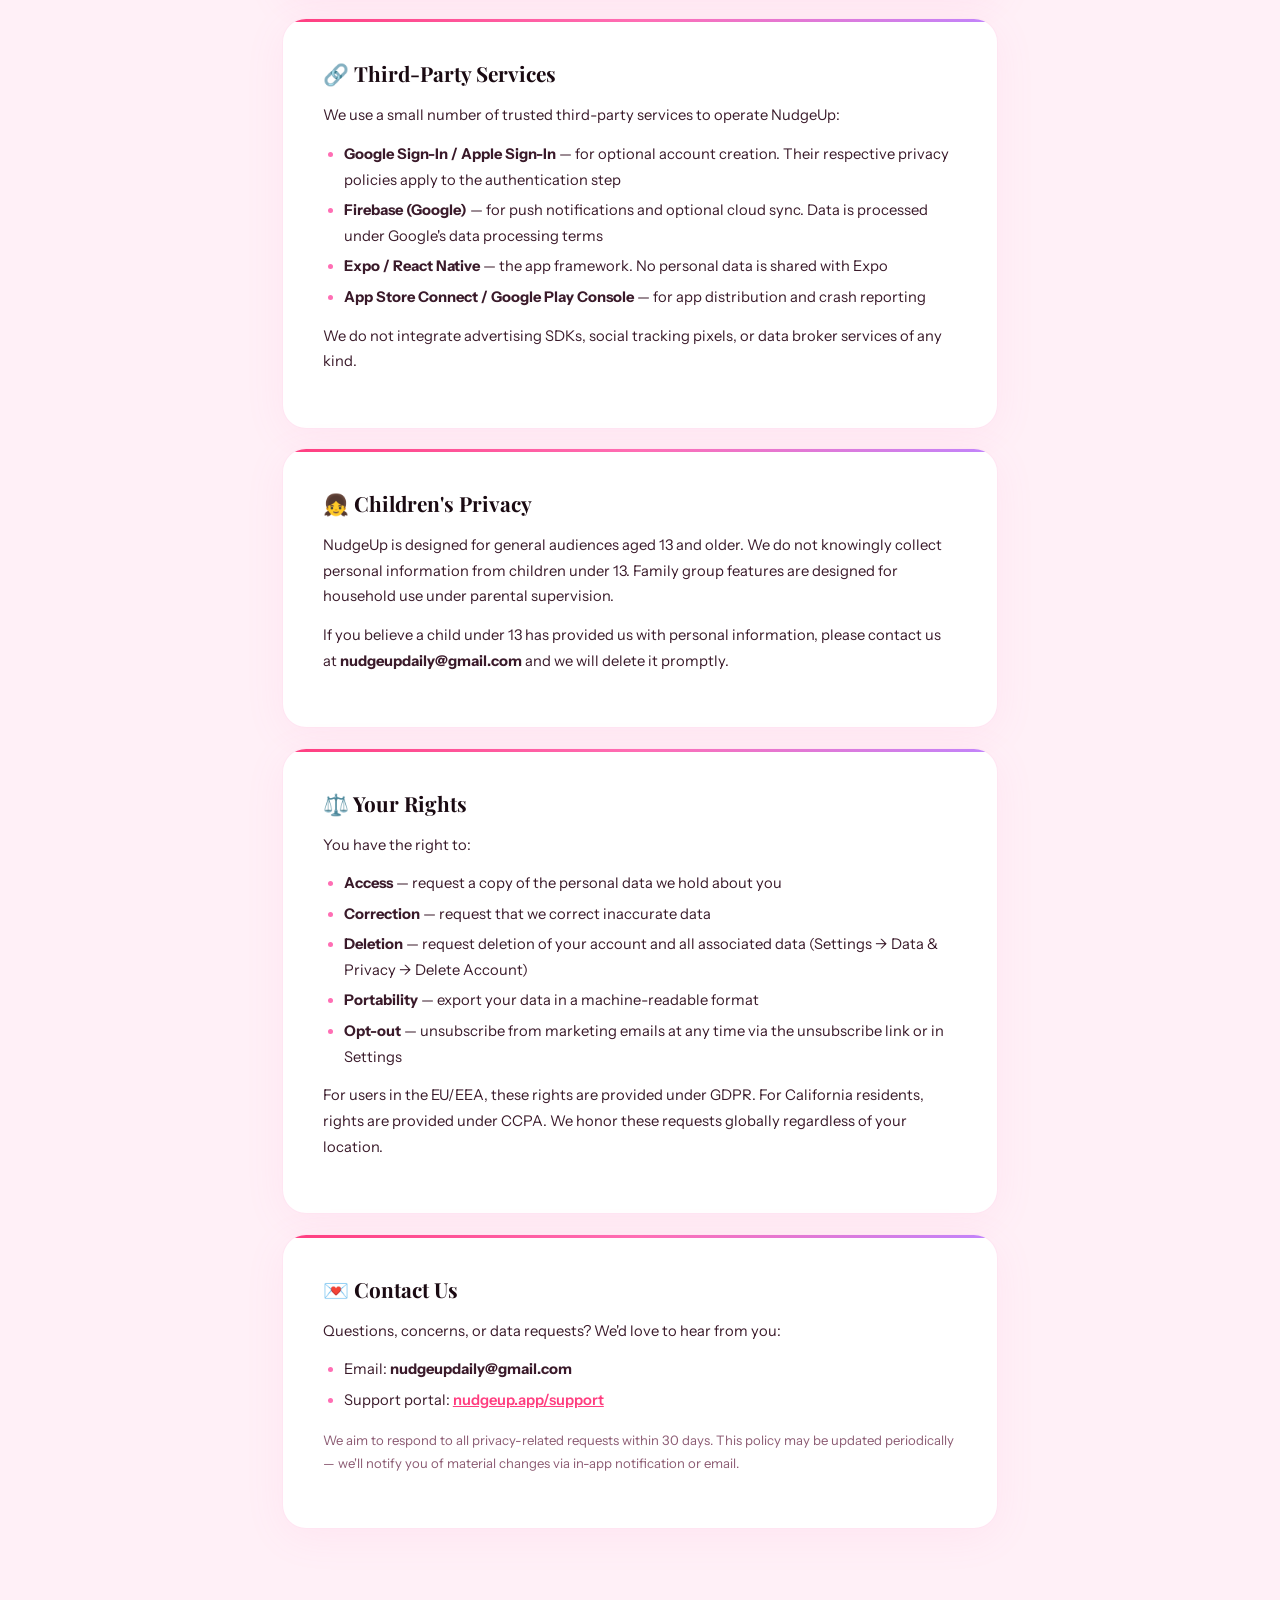
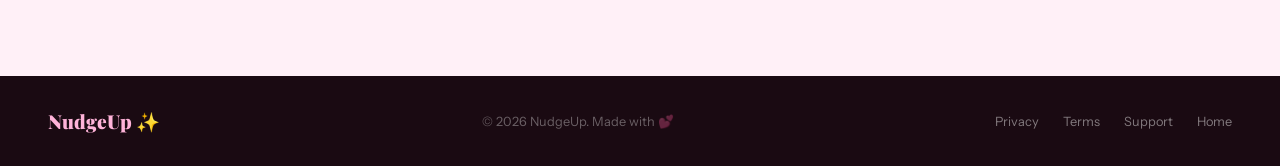
<file: privacy.html>
<!DOCTYPE html>
<html lang="en">
<head>
< <meta charset="UTF-8">
  <meta name="viewport" content="width=device-width, initial-scale=1.0">

  <title>Privacy Policy — NudgeUp</title>
  <meta name="description" content="NudgeUp privacy policy. We don't sell your data. Free goal tracking app for women.">
  <meta name="robots" content="noindex, follow">  <!-- ← key line -->

  <link rel="canonical" href="https://nudge-up.github.io/privacy.html">
  <link rel="icon" type="image/png" href="/favicon.png">
  <meta name="theme-color" content="#FF3D7F">
<link rel="preconnect" href="https://fonts.googleapis.com">
<link href="https://fonts.googleapis.com/css2?family=Playfair+Display:ital,wght@0,700;0,900;1,700&family=Instrument+Sans:wght@400;500;600&family=Caveat:wght@500;700&display=swap" rel="stylesheet">
<style>
:root {
  --pink: #ff6eb4; --pink-light: #ffb3d9; --rose: #ff3d7f;
  --peach: #ffb085; --lilac: #c084fc; --lavender: #e9d5ff;
  --mint: #6ee7b7; --bg: #fff0f7; --text: #1a0a12;
  --muted: #8b5a72; --border: rgba(255,110,180,0.18);
}
*, *::before, *::after { box-sizing: border-box; margin: 0; padding: 0; }
html { scroll-behavior: smooth; }
body { background: var(--bg); color: var(--text); font-family: 'Instrument Sans', sans-serif; overflow-x: hidden; }

.blob-wrap { position: fixed; inset: 0; pointer-events: none; z-index: 0; overflow: hidden; }
.blob { position: absolute; border-radius: 50%; filter: blur(80px); opacity: 0.25; }
.blob-1 { width: 500px; height: 500px; background: var(--pink-light); top: -100px; right: -100px; }
.blob-2 { width: 350px; height: 350px; background: var(--lavender); bottom: 10%; left: -80px; }

nav {
  position: fixed; top: 0; left: 0; right: 0; z-index: 200;
  display: flex; align-items: center; justify-content: space-between;
  padding: 1rem 3rem;
  background: rgba(255,240,247,0.85); backdrop-filter: blur(20px);
  border-bottom: 1px solid var(--border);
}
.nav-logo { font-family: 'Playfair Display', serif; font-size: 1.4rem; font-weight: 900; color: var(--rose); text-decoration: none; }
.nav-back { display: inline-flex; align-items: center; gap: 0.4rem; color: var(--muted); text-decoration: none; font-size: 0.88rem; font-weight: 500; transition: color 0.2s; }
.nav-back:hover { color: var(--rose); }

.page-wrap { position: relative; z-index: 1; max-width: 780px; margin: 0 auto; padding: 7rem 2rem 5rem; }

.page-header { text-align: center; margin-bottom: 3.5rem; }
.page-tag { font-family: 'Caveat', cursive; font-size: 1.2rem; color: var(--rose); margin-bottom: 0.5rem; }
.page-title { font-family: 'Playfair Display', serif; font-size: clamp(2.2rem, 5vw, 3.2rem); font-weight: 900; letter-spacing: -0.02em; line-height: 1.1; margin-bottom: 1rem; }
.page-meta { font-size: 0.82rem; color: var(--muted); }
.page-meta span { background: #fff; border: 1.5px solid var(--border); border-radius: 100px; padding: 0.3rem 0.9rem; margin: 0 0.3rem; }

.doc-card {
  background: #fff; border-radius: 24px; padding: 2.5rem;
  border: 1.5px solid var(--border);
  box-shadow: 0 8px 40px rgba(255,110,180,0.08);
  margin-bottom: 1.2rem;
  position: relative; overflow: hidden;
}
.doc-card::before {
  content: ''; position: absolute; top: 0; left: 0; right: 0; height: 3px;
  background: linear-gradient(90deg, var(--rose), var(--pink), var(--lilac));
}
.doc-card h2 {
  font-family: 'Playfair Display', serif; font-size: 1.3rem; font-weight: 700;
  margin-bottom: 1rem; display: flex; align-items: center; gap: 0.5rem;
}
.doc-card h3 { font-size: 1rem; font-weight: 600; margin: 1.2rem 0 0.5rem; color: var(--rose); }
.doc-card p { font-size: 0.92rem; color: #3a1a2a; line-height: 1.75; margin-bottom: 0.8rem; }
.doc-card ul { padding-left: 1.3rem; margin-bottom: 0.8rem; }
.doc-card ul li { font-size: 0.92rem; color: #3a1a2a; line-height: 1.75; margin-bottom: 0.3rem; }
.doc-card ul li::marker { color: var(--pink); }

.highlight-box {
  background: linear-gradient(135deg, rgba(255,61,127,0.06), rgba(192,132,252,0.06));
  border: 1.5px solid rgba(255,110,180,0.2);
  border-radius: 14px; padding: 1.2rem 1.4rem; margin: 1rem 0;
}
.highlight-box p { margin: 0; font-weight: 500; }

.badge-row { display: flex; gap: 0.6rem; flex-wrap: wrap; margin: 1rem 0; }
.badge { background: var(--bg); border: 1.5px solid var(--border); border-radius: 100px; padding: 0.35rem 0.9rem; font-size: 0.78rem; font-weight: 600; color: var(--muted); display: flex; align-items: center; gap: 0.3rem; }
.badge.green { background: rgba(110,231,183,0.1); border-color: rgba(110,231,183,0.3); color: #065f46; }

.toc { background: #fff; border: 1.5px solid var(--border); border-radius: 20px; padding: 1.8rem; margin-bottom: 2rem; }
.toc h3 { font-family: 'Caveat', cursive; font-size: 1.1rem; color: var(--rose); margin-bottom: 1rem; }
.toc ol { padding-left: 1.3rem; }
.toc ol li { margin-bottom: 0.4rem; }
.toc ol li a { color: var(--muted); text-decoration: none; font-size: 0.88rem; transition: color 0.2s; }
.toc ol li a:hover { color: var(--rose); }

footer { position: relative; z-index: 1; background: var(--text); padding: 2rem 3rem; display: flex; align-items: center; justify-content: space-between; flex-wrap: wrap; gap: 1rem; margin-top: 3rem; }
footer .f-logo { font-family: 'Playfair Display', serif; font-size: 1.2rem; font-weight: 900; color: var(--pink-light); }
footer p { color: rgba(255,255,255,0.35); font-size: 0.8rem; }
.f-links { display: flex; gap: 1.5rem; }
.f-links a { color: rgba(255,255,255,0.45); text-decoration: none; font-size: 0.8rem; transition: color 0.2s; }
.f-links a:hover { color: var(--pink-light); }
</style>
</head>
<body>

<div class="blob-wrap">
  <div class="blob blob-1"></div>
  <div class="blob blob-2"></div>
</div>

<nav>
  <a href="index.html" class="nav-logo">NudgeUp ✨</a>
  <a href="index.html" class="nav-back">← Back to home</a>
</nav>

<div class="page-wrap">
  <div class="page-header">
    <div class="page-tag">🔒 your privacy matters</div>
    <h1 class="page-title">Privacy Policy</h1>
    <div class="page-meta">
      <span>Effective: January 1, 2026</span>
      <span>Last updated: April 2026</span>
    </div>
  </div>

  <div class="toc">
    <h3>✨ Quick Navigation</h3>
    <ol>
      <li><a href="#summary">Privacy at a Glance</a></li>
      <li><a href="#data-collected">What We Collect</a></li>
      <li><a href="#data-use">How We Use Your Data</a></li>
      <li><a href="#local-storage">Local Storage & Offline</a></li>
      <li><a href="#subscriptions">Subscriptions & Payments</a></li>
      <li><a href="#third-parties">Third-Party Services</a></li>
      <li><a href="#children">Children's Privacy</a></li>
      <li><a href="#rights">Your Rights</a></li>
      <li><a href="#contact">Contact Us</a></li>
    </ol>
  </div>

  <div class="doc-card" id="summary">
    <h2>🌸 Privacy at a Glance</h2>
    <div class="highlight-box">
      <p>NudgeUp is built privacy-first. Your personal goals, wellness logs, streaks and rewards live on your device by default — we don't want your data, and we're not selling it. Ever.</p>
    </div>
    <div class="badge-row">
      <div class="badge green">✅ No data selling</div>
      <div class="badge green">✅ No ads</div>
      <div class="badge green">✅ Offline-first</div>
      <div class="badge green">✅ Local storage default</div>
      <div class="badge green">✅ Optional cloud sync only</div>
    </div>
  </div>

  <div class="doc-card" id="data-collected">
    <h2>📋 What We Collect</h2>
    <h3>Information you provide</h3>
    <ul>
      <li>Account details (name, email) if you create an account via Google, Apple, or Phone OTP</li>
      <li>Goals, nudges, rewards, and wellness logs you create within the app</li>
      <li>Profile preferences such as theme and notification settings</li>
      <li>Family group information if you choose to use shared features</li>
    </ul>
    <h3>Information collected automatically</h3>
    <ul>
      <li>App usage analytics (crash reports, feature usage) — anonymous and aggregated only</li>
      <li>Device type, OS version, and app version for technical support purposes</li>
      <li>Push notification tokens to deliver your reminders</li>
    </ul>
    <h3>Guest mode</h3>
    <p>If you use Guest Mode, no account is created and no personal information is transmitted to our servers. All data remains on your device only.</p>
    <h3>What we do NOT collect</h3>
    <ul>
      <li>We do not collect precise location data</li>
      <li>We do not access your contacts, camera, or microphone without explicit permission</li>
      <li>We do not build advertising profiles</li>
      <li>We do not share your data with third-party advertisers</li>
    </ul>
  </div>

  <div class="doc-card" id="data-use">
    <h2>💡 How We Use Your Data</h2>
    <p>We use collected information solely to:</p>
    <ul>
      <li>Deliver and improve the NudgeUp app experience</li>
      <li>Send reminders and nudge notifications you've configured</li>
      <li>Sync your data across your own devices (if cloud sync is enabled)</li>
      <li>Provide customer support when you contact us</li>
      <li>Process subscription payments securely (future feature)</li>
      <li>Send optional product updates and new feature announcements (opt-in only)</li>
    </ul>
    <div class="highlight-box">
      <p>We will never use your data to serve you targeted advertisements or sell it to third parties — this applies to both free and paid users.</p>
    </div>
  </div>

  <div class="doc-card" id="local-storage">
    <h2>📱 Local Storage & Offline Design</h2>
    <p>NudgeUp is engineered to work entirely offline. By default:</p>
    <ul>
      <li>All your goals, streaks, XP, wellness logs and rewards are stored locally on your device using secure on-device storage</li>
      <li>The app functions fully without an internet connection</li>
      <li>No data leaves your device unless you explicitly enable cloud sync in Settings</li>
    </ul>
    <h3>Optional Cloud Sync</h3>
    <p>If you enable cloud sync, your data is encrypted in transit using TLS 1.3 and stored encrypted at rest on secure servers. You can disable sync and delete your cloud data at any time from Settings → Data & Privacy.</p>
  </div>

  <div class="doc-card" id="subscriptions">
    <h2>💳 Subscriptions & Payments</h2>
    <p>NudgeUp is currently free to use. We plan to introduce an optional paid subscription (NudgeUp Pro) in the future that will unlock premium features. When this launches:</p>
    <ul>
      <li>Payments are processed by Apple App Store or Google Play — we never directly handle your card details</li>
      <li>Subscription management (cancel, upgrade, downgrade) is handled through your device's native store settings</li>
      <li>We collect only a non-reversible transaction ID and subscription status from the platform — no full payment details</li>
      <li>Free-tier users retain full access to core features. Paid features will be clearly marked</li>
      <li>Refunds follow Apple App Store and Google Play refund policies</li>
    </ul>
    <div class="highlight-box">
      <p>Your privacy protections described in this policy apply equally to free and paid subscribers. Paying for NudgeUp Pro does not change how we handle your personal data.</p>
    </div>
  </div>

  <div class="doc-card" id="third-parties">
    <h2>🔗 Third-Party Services</h2>
    <p>We use a small number of trusted third-party services to operate NudgeUp:</p>
    <ul>
      <li><strong>Google Sign-In / Apple Sign-In</strong> — for optional account creation. Their respective privacy policies apply to the authentication step</li>
      <li><strong>Firebase (Google)</strong> — for push notifications and optional cloud sync. Data is processed under Google's data processing terms</li>
      <li><strong>Expo / React Native</strong> — the app framework. No personal data is shared with Expo</li>
      <li><strong>App Store Connect / Google Play Console</strong> — for app distribution and crash reporting</li>
    </ul>
    <p>We do not integrate advertising SDKs, social tracking pixels, or data broker services of any kind.</p>
  </div>

  <div class="doc-card" id="children">
    <h2>👧 Children's Privacy</h2>
    <p>NudgeUp is designed for general audiences aged 13 and older. We do not knowingly collect personal information from children under 13. Family group features are designed for household use under parental supervision.</p>
    <p>If you believe a child under 13 has provided us with personal information, please contact us at <strong>nudgeupdaily@gmail.com</strong> and we will delete it promptly.</p>
  </div>

  <div class="doc-card" id="rights">
    <h2>⚖️ Your Rights</h2>
    <p>You have the right to:</p>
    <ul>
      <li><strong>Access</strong> — request a copy of the personal data we hold about you</li>
      <li><strong>Correction</strong> — request that we correct inaccurate data</li>
      <li><strong>Deletion</strong> — request deletion of your account and all associated data (Settings → Data & Privacy → Delete Account)</li>
      <li><strong>Portability</strong> — export your data in a machine-readable format</li>
      <li><strong>Opt-out</strong> — unsubscribe from marketing emails at any time via the unsubscribe link or in Settings</li>
    </ul>
    <p>For users in the EU/EEA, these rights are provided under GDPR. For California residents, rights are provided under CCPA. We honor these requests globally regardless of your location.</p>
  </div>

  <div class="doc-card" id="contact">
    <h2>💌 Contact Us</h2>
    <p>Questions, concerns, or data requests? We'd love to hear from you:</p>
    <ul>
      <li>Email: <strong>nudgeupdaily@gmail.com</strong></li>
      <li>Support portal: <a href="support.html" style="color:var(--rose);font-weight:600;">nudgeup.app/support</a></li>
    </ul>
    <p style="margin-top:1rem;font-size:0.82rem;color:var(--muted);">We aim to respond to all privacy-related requests within 30 days. This policy may be updated periodically — we'll notify you of material changes via in-app notification or email.</p>
  </div>
</div>

<footer>
  <div class="f-logo">NudgeUp ✨</div>
  <p>© 2026 NudgeUp. Made with 💕</p>
  <div class="f-links">
    <a href="privacy.html">Privacy</a>
    <a href="terms.html">Terms</a>
    <a href="support.html">Support</a>
    <a href="index.html">Home</a>
  </div>
</footer>

</body>
</html>
</file>
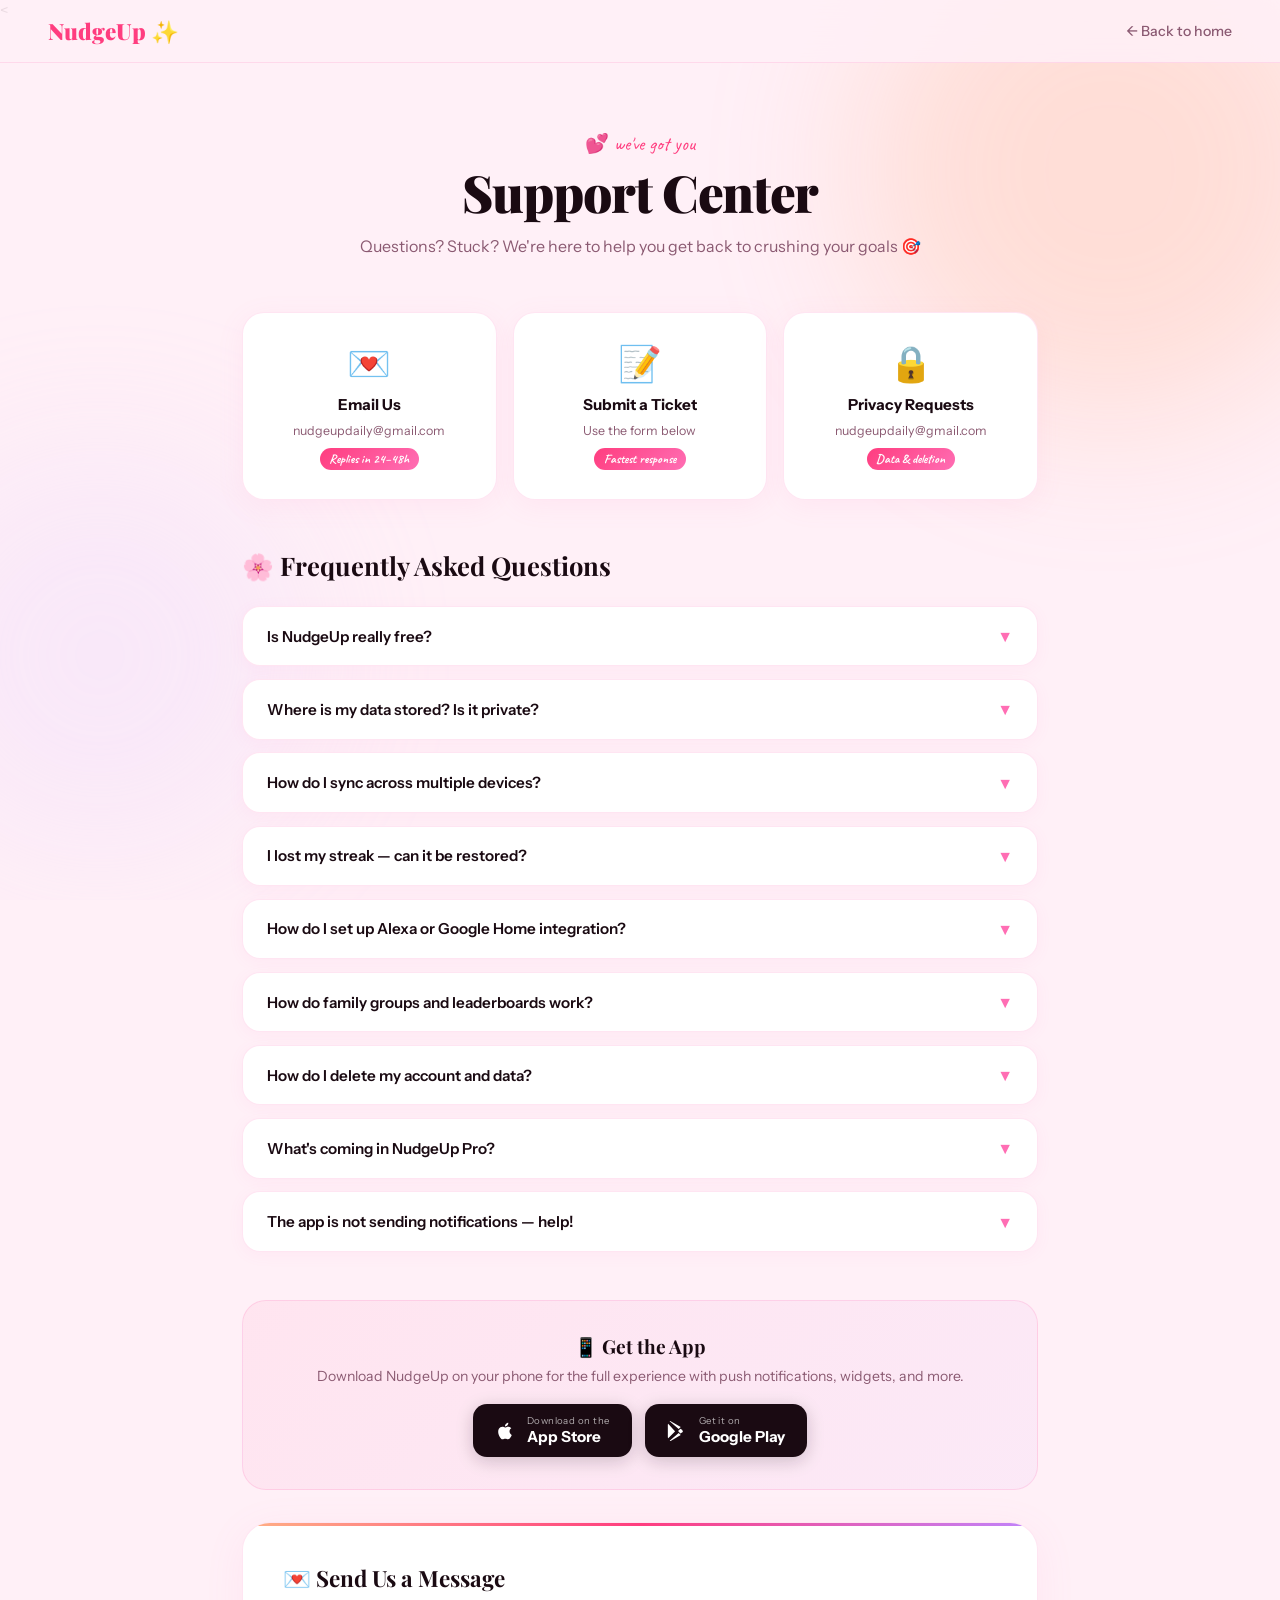
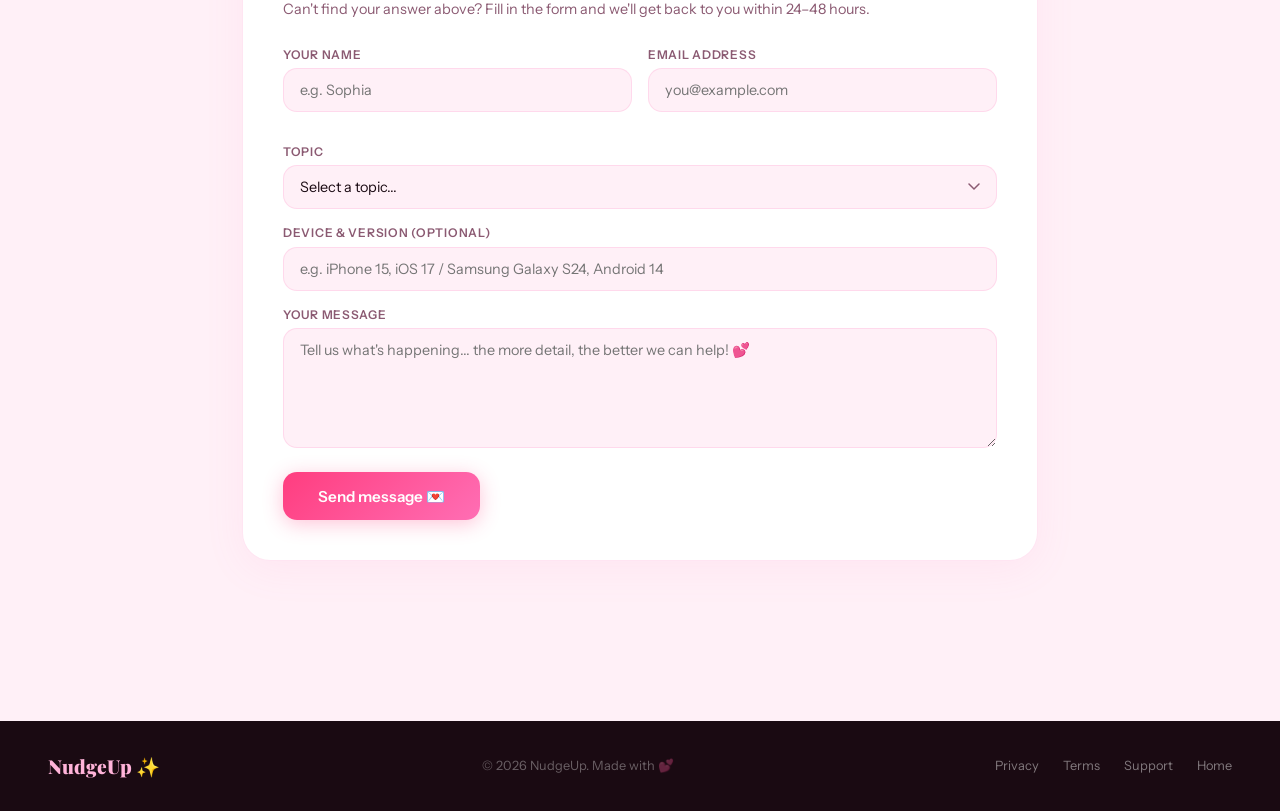
<file: support.html>
<!DOCTYPE html>
<html lang="en">
<head>
< <meta charset="UTF-8">
  <meta name="viewport" content="width=device-width, initial-scale=1.0">

  <title>Support — NudgeUp</title>
  <meta name="description" content="NudgeUp support information. Get help with your goal tracking app.">
  <meta name="robots" content="noindex, follow">  <!-- ← key line -->

  <link rel="canonical" href="https://nudge-up.github.io/support.html">
  <link rel="icon" type="image/png" href="/favicon.png">
  <meta name="theme-color" content="#FF3D7F">
<link rel="preconnect" href="https://fonts.googleapis.com">
<link href="https://fonts.googleapis.com/css2?family=Playfair+Display:ital,wght@0,700;0,900;1,700&family=Instrument+Sans:wght@400;500;600&family=Caveat:wght@500;700&display=swap" rel="stylesheet">
<style>
:root {
  --pink: #ff6eb4; --pink-light: #ffb3d9; --rose: #ff3d7f;
  --peach: #ffb085; --lilac: #c084fc; --lavender: #e9d5ff;
  --mint: #6ee7b7; --bg: #fff0f7; --text: #1a0a12;
  --muted: #8b5a72; --border: rgba(255,110,180,0.18);
}
*, *::before, *::after { box-sizing: border-box; margin: 0; padding: 0; }
html { scroll-behavior: smooth; }
body { background: var(--bg); color: var(--text); font-family: 'Instrument Sans', sans-serif; overflow-x: hidden; }

.blob-wrap { position: fixed; inset: 0; pointer-events: none; z-index: 0; overflow: hidden; }
.blob { position: absolute; border-radius: 50%; filter: blur(80px); opacity: 0.28; }
.blob-1 { width: 500px; height: 500px; background: var(--peach); top: -80px; right: -80px; }
.blob-2 { width: 400px; height: 400px; background: var(--lavender); bottom: 5%; left: -100px; }

nav {
  position: fixed; top: 0; left: 0; right: 0; z-index: 200;
  display: flex; align-items: center; justify-content: space-between;
  padding: 1rem 3rem;
  background: rgba(255,240,247,0.85); backdrop-filter: blur(20px);
  border-bottom: 1px solid var(--border);
}
.nav-logo { font-family: 'Playfair Display', serif; font-size: 1.4rem; font-weight: 900; color: var(--rose); text-decoration: none; }
.nav-back { display: inline-flex; align-items: center; gap: 0.4rem; color: var(--muted); text-decoration: none; font-size: 0.88rem; font-weight: 500; transition: color 0.2s; }
.nav-back:hover { color: var(--rose); }

.page-wrap { position: relative; z-index: 1; max-width: 860px; margin: 0 auto; padding: 7rem 2rem 5rem; }

.page-header { text-align: center; margin-bottom: 3.5rem; }
.page-tag { font-family: 'Caveat', cursive; font-size: 1.2rem; color: var(--rose); margin-bottom: 0.5rem; }
.page-title { font-family: 'Playfair Display', serif; font-size: clamp(2.2rem, 5vw, 3.2rem); font-weight: 900; letter-spacing: -0.02em; line-height: 1.1; margin-bottom: 1rem; }
.page-sub { color: var(--muted); font-size: 1rem; }

/* Contact cards */
.contact-grid { display: grid; grid-template-columns: repeat(3, 1fr); gap: 1rem; margin-bottom: 3rem; }
.contact-card {
  background: #fff; border-radius: 22px; padding: 1.8rem; text-align: center;
  border: 1.5px solid var(--border); box-shadow: 0 6px 28px rgba(255,110,180,0.08);
  transition: transform 0.2s, box-shadow 0.2s;
  text-decoration: none; color: var(--text);
  display: flex; flex-direction: column; align-items: center; gap: 0.6rem;
}
.contact-card:hover { transform: translateY(-4px); box-shadow: 0 14px 40px rgba(255,110,180,0.16); }
.contact-icon { font-size: 2.2rem; }
.contact-label { font-weight: 700; font-size: 0.95rem; }
.contact-hint { font-size: 0.78rem; color: var(--muted); }
.contact-card .badge-rt { background: linear-gradient(135deg,var(--rose),var(--pink)); color:#fff; font-size:0.68rem; font-weight:700; padding:0.2rem 0.6rem; border-radius:100px; font-family:'Caveat',cursive; font-size:0.8rem; }

/* FAQ */
.faq-section { margin-bottom: 3rem; }
.faq-title { font-family: 'Playfair Display', serif; font-size: 1.6rem; font-weight: 700; margin-bottom: 1.5rem; display: flex; align-items: center; gap: 0.5rem; }

.faq-item {
  background: #fff; border-radius: 18px;
  border: 1.5px solid var(--border);
  margin-bottom: 0.8rem; overflow: hidden;
  box-shadow: 0 3px 16px rgba(255,110,180,0.06);
}
.faq-q {
  padding: 1.2rem 1.5rem; cursor: pointer;
  display: flex; align-items: center; justify-content: space-between;
  font-weight: 600; font-size: 0.95rem;
  user-select: none;
  transition: background 0.2s;
  gap: 1rem;
}
.faq-q:hover { background: rgba(255,110,180,0.04); }
.faq-q .arrow {
  color: var(--pink); font-size: 1rem; flex-shrink: 0;
  transition: transform 0.3s;
}
.faq-item.open .faq-q .arrow { transform: rotate(180deg); }
.faq-a {
  max-height: 0; overflow: hidden;
  transition: max-height 0.4s ease, padding 0.3s ease;
  font-size: 0.9rem; color: #3a1a2a; line-height: 1.75;
  border-top: 0px solid var(--border);
}
.faq-item.open .faq-a {
  max-height: 400px;
  padding: 1rem 1.5rem 1.4rem;
  border-top-width: 1px;
}
.faq-a a { color: var(--rose); font-weight: 600; text-decoration: none; }
.faq-a a:hover { text-decoration: underline; }

/* Contact form */
.form-section { background: #fff; border-radius: 28px; padding: 2.5rem; border: 1.5px solid var(--border); box-shadow: 0 8px 40px rgba(255,110,180,0.08); position: relative; overflow: hidden; margin-bottom: 2rem; }
.form-section::before { content: ''; position: absolute; top: 0; left: 0; right: 0; height: 3px; background: linear-gradient(90deg, var(--peach), var(--rose), var(--lilac)); }
.form-section h2 { font-family: 'Playfair Display', serif; font-size: 1.4rem; font-weight: 700; margin-bottom: 0.4rem; }
.form-section p { color: var(--muted); font-size: 0.9rem; margin-bottom: 1.8rem; }

.form-row { display: grid; grid-template-columns: 1fr 1fr; gap: 1rem; margin-bottom: 1rem; }
.form-group { display: flex; flex-direction: column; gap: 0.4rem; margin-bottom: 1rem; }
.form-label { font-size: 0.75rem; font-weight: 600; color: var(--muted); text-transform: uppercase; letter-spacing: 0.06em; }
.form-input, .form-select, .form-textarea {
  background: var(--bg); border: 1.5px solid var(--border); border-radius: 14px;
  padding: 0.75rem 1rem; font-family: 'Instrument Sans', sans-serif;
  font-size: 0.9rem; color: var(--text); outline: none;
  transition: border-color 0.2s, box-shadow 0.2s;
  width: 100%;
}
.form-input:focus, .form-select:focus, .form-textarea:focus {
  border-color: var(--pink); box-shadow: 0 0 0 3px rgba(255,110,180,0.12);
}
.form-textarea { resize: vertical; min-height: 120px; }
.form-select { cursor: pointer; appearance: none; background-image: url("data:image/svg+xml,%3Csvg xmlns='http://www.w3.org/2000/svg' width='12' height='8' viewBox='0 0 12 8'%3E%3Cpath d='M1 1l5 5 5-5' stroke='%238b5a72' stroke-width='1.5' fill='none' stroke-linecap='round'/%3E%3C/svg%3E"); background-repeat: no-repeat; background-position: right 1rem center; }

.submit-btn {
  background: linear-gradient(135deg, var(--rose), var(--pink));
  color: #fff; border: none; border-radius: 14px;
  padding: 0.9rem 2.2rem; font-family: 'Instrument Sans', sans-serif;
  font-weight: 600; font-size: 0.95rem; cursor: pointer;
  box-shadow: 0 4px 20px rgba(255,61,127,0.3);
  transition: transform 0.2s, box-shadow 0.2s;
  display: inline-flex; align-items: center; gap: 0.5rem;
}
.submit-btn:hover { transform: translateY(-2px); box-shadow: 0 8px 28px rgba(255,61,127,0.4); }

.success-msg {
  display: none;
  background: linear-gradient(135deg, rgba(110,231,183,0.12), rgba(52,211,153,0.08));
  border: 1.5px solid rgba(110,231,183,0.4);
  border-radius: 14px; padding: 1.2rem 1.5rem;
  font-weight: 600; color: #065f46;
  margin-top: 1rem;
  text-align: center;
}
.success-msg.show { display: block; animation: fadeIn 0.4s ease; }
@keyframes fadeIn { from{opacity:0;transform:translateY(8px)} to{opacity:1;transform:translateY(0)} }

/* Store section */
.store-section { background: linear-gradient(135deg, rgba(255,61,127,0.06), rgba(192,132,252,0.06)); border-radius: 24px; border: 1.5px solid rgba(255,110,180,0.2); padding: 2rem; text-align: center; margin-bottom: 2rem; }
.store-section h3 { font-family: 'Playfair Display', serif; font-size: 1.2rem; font-weight: 700; margin-bottom: 0.5rem; }
.store-section p { color: var(--muted); font-size: 0.88rem; margin-bottom: 1.2rem; }
.store-btns { display: flex; gap: 0.8rem; justify-content: center; flex-wrap: wrap; }
.store-btn {
  display: inline-flex; align-items: center; gap: 0.7rem;
  background: #1a0a12; color: #fff; border-radius: 14px;
  padding: 0.7rem 1.4rem; text-decoration: none;
  transition: transform 0.2s, box-shadow 0.2s;
  box-shadow: 0 4px 18px rgba(26,10,18,0.2);
}
.store-btn:hover { transform: translateY(-2px); box-shadow: 0 8px 28px rgba(26,10,18,0.35); }
.store-btn-text { text-align: left; line-height: 1.25; }
.store-btn-text .sub { font-size: 0.6rem; opacity: 0.65; letter-spacing: 0.05em; font-family: 'Instrument Sans',sans-serif; }
.store-btn-text .main { font-family: 'Instrument Sans',sans-serif; font-weight: 700; font-size: 0.95rem; }

footer { position: relative; z-index: 1; background: var(--text); padding: 2rem 3rem; display: flex; align-items: center; justify-content: space-between; flex-wrap: wrap; gap: 1rem; margin-top: 3rem; }
footer .f-logo { font-family: 'Playfair Display', serif; font-size: 1.2rem; font-weight: 900; color: var(--pink-light); }
footer p { color: rgba(255,255,255,0.35); font-size: 0.8rem; }
.f-links { display: flex; gap: 1.5rem; }
.f-links a { color: rgba(255,255,255,0.45); text-decoration: none; font-size: 0.8rem; transition: color 0.2s; }
.f-links a:hover { color: var(--pink-light); }

@media (max-width: 700px) {
  .contact-grid { grid-template-columns: 1fr; }
  .form-row { grid-template-columns: 1fr; }
  nav { padding: 1rem 1.5rem; }
}
</style>
</head>
<body>

<div class="blob-wrap">
  <div class="blob blob-1"></div>
  <div class="blob blob-2"></div>
</div>

<nav>
  <a href="index.html" class="nav-logo">NudgeUp ✨</a>
  <a href="index.html" class="nav-back">← Back to home</a>
</nav>

<div class="page-wrap">
  <div class="page-header">
    <div class="page-tag">💕 we've got you</div>
    <h1 class="page-title">Support Center</h1>
    <p class="page-sub">Questions? Stuck? We're here to help you get back to crushing your goals 🎯</p>
  </div>

  <!-- Contact options -->
  <div class="contact-grid">
    <a class="contact-card" href="mailto:nudgeupdaily@gmail.com">
      <div class="contact-icon">💌</div>
      <div class="contact-label">Email Us</div>
      <div class="contact-hint">nudgeupdaily@gmail.com</div>
      <div class="badge-rt">Replies in 24–48h</div>
    </a>
    <a class="contact-card" href="#contact-form">
      <div class="contact-icon">📝</div>
      <div class="contact-label">Submit a Ticket</div>
      <div class="contact-hint">Use the form below</div>
      <div class="badge-rt">Fastest response</div>
    </a>
    <a class="contact-card" href="mailto:nudgeupdaily@gmail.com">
      <div class="contact-icon">🔒</div>
      <div class="contact-label">Privacy Requests</div>
      <div class="contact-hint">nudgeupdaily@gmail.com</div>
      <div class="badge-rt">Data & deletion</div>
    </a>
  </div>

  <!-- FAQ -->
  <div class="faq-section" id="faq">
    <div class="faq-title">🌸 Frequently Asked Questions</div>

    <div class="faq-item" id="faq-1">
      <div class="faq-q" onclick="toggleFaq('faq-1')">
        Is NudgeUp really free? <span class="arrow">▼</span>
      </div>
      <div class="faq-a">
        Yes! NudgeUp's core features are completely free — goals, streaks, XP, wellness logging, rewards, and all 12 nudge categories. We plan to introduce an optional <strong>NudgeUp Pro</strong> subscription in the future for premium features, but the free experience will always remain generous. You'll get at least 30 days notice before any changes.
      </div>
    </div>

    <div class="faq-item" id="faq-2">
      <div class="faq-q" onclick="toggleFaq('faq-2')">
        Where is my data stored? Is it private? <span class="arrow">▼</span>
      </div>
      <div class="faq-a">
        By default, all your data (goals, streaks, wellness logs, XP) is stored <strong>locally on your device only</strong>. Nothing is sent to our servers unless you explicitly enable Cloud Sync in Settings. We do not sell your data or show you ads. Read our full <a href="privacy.html">Privacy Policy</a> for details.
      </div>
    </div>

    <div class="faq-item" id="faq-3">
      <div class="faq-q" onclick="toggleFaq('faq-3')">
        How do I sync across multiple devices? <span class="arrow">▼</span>
      </div>
      <div class="faq-a">
        Sign in with a Google, Apple, or Phone OTP account and enable <strong>Cloud Sync</strong> in Settings → Sync & Backup. Your data will sync securely across all devices signed into the same account. Cloud sync is optional — the app works fully offline without it.
      </div>
    </div>

    <div class="faq-item" id="faq-4">
      <div class="faq-q" onclick="toggleFaq('faq-4')">
        I lost my streak — can it be restored? <span class="arrow">▼</span>
      </div>
      <div class="faq-a">
        We know how devastating a broken streak feels! If you believe your streak was lost due to a technical issue (app crash, notification failure, sync error), contact us via the form below with your account email and approximate date. We'll review it and restore your streak if there's a valid reason. We can't restore streaks broken by missed days, but hey — you've got this! 💪
      </div>
    </div>

    <div class="faq-item" id="faq-5">
      <div class="faq-q" onclick="toggleFaq('faq-5')">
        How do I set up Alexa or Google Home integration? <span class="arrow">▼</span>
      </div>
      <div class="faq-a">
        Go to <strong>Settings → Smart Speakers</strong> in the app. You'll find step-by-step instructions for connecting your Alexa or Google Home device. You'll need to be signed in (not Guest mode) and have the Alexa or Google Home app installed on the same device. Once linked, NudgeUp can announce reminders and nudges through your smart speaker.
      </div>
    </div>

    <div class="faq-item" id="faq-6">
      <div class="faq-q" onclick="toggleFaq('faq-6')">
        How do family groups and leaderboards work? <span class="arrow">▼</span>
      </div>
      <div class="faq-a">
        In <strong>Settings → Family Group</strong>, you can create or join a family group using a shared invite code. Members of the group can see each other's XP on the leaderboard and share rewards. Each person's individual goals and wellness data remain private — only XP totals and streak counts are visible to the group.
      </div>
    </div>

    <div class="faq-item" id="faq-7">
      <div class="faq-q" onclick="toggleFaq('faq-7')">
        How do I delete my account and data? <span class="arrow">▼</span>
      </div>
      <div class="faq-a">
        Go to <strong>Settings → Data & Privacy → Delete Account</strong>. This permanently deletes your account and all associated cloud data. Local device data is also cleared. This action cannot be undone. If you have an active Pro subscription, cancel it first through your App Store or Google Play account settings.
      </div>
    </div>

    <div class="faq-item" id="faq-8">
      <div class="faq-q" onclick="toggleFaq('faq-8')">
        What's coming in NudgeUp Pro? <span class="arrow">▼</span>
      </div>
      <div class="faq-a">
        We're working on <strong>NudgeUp Pro</strong> — our optional paid tier. Planned features include cloud sync & backup, extended family leaderboard, custom themes and app icons, advanced wellness analytics, and priority support. Pricing and launch date TBD. We'll announce it in-app and via email to everyone who's opted in. Free users will always have access to core features.
      </div>
    </div>

    <div class="faq-item" id="faq-9">
      <div class="faq-q" onclick="toggleFaq('faq-9')">
        The app is not sending notifications — help! <span class="arrow">▼</span>
      </div>
      <div class="faq-a">
        Try these steps: <br><br>
        1. Check that notifications are enabled for NudgeUp in your phone's <strong>Settings → Notifications</strong><br>
        2. Make sure Do Not Disturb / Focus Mode isn't blocking NudgeUp<br>
        3. On iOS, go to Settings → NudgeUp → Notifications → Allow Notifications<br>
        4. On Android, go to Settings → Apps → NudgeUp → Notifications → turn on<br>
        5. In the NudgeUp app, go to Settings → Notifications and re-save your preferences<br><br>
        Still not working? Submit a ticket below with your device model and OS version.
      </div>
    </div>
  </div>

  <!-- App store links -->
  <div class="store-section">
    <h3>📱 Get the App</h3>
    <p>Download NudgeUp on your phone for the full experience with push notifications, widgets, and more.</p>
    <div class="store-btns">
      <a href="#" class="store-btn">
        <svg width="20" height="20" viewBox="0 0 24 24" fill="white"><path d="M18.71 19.5c-.83 1.24-1.71 2.45-3.05 2.47-1.34.03-1.77-.79-3.29-.79-1.53 0-2 .77-3.27.82-1.31.05-2.3-1.32-3.14-2.53C4.25 17 2.94 12.45 4.7 9.39c.87-1.52 2.43-2.48 4.12-2.51 1.28-.02 2.5.87 3.29.87.78 0 2.26-1.07 3.8-.91.65.03 2.47.26 3.64 1.98-.09.06-2.17 1.28-2.15 3.81.03 3.02 2.65 4.03 2.68 4.04-.03.07-.42 1.44-1.38 2.83M13 3.5c.73-.83 1.94-1.46 2.94-1.5.13 1.17-.34 2.35-1.04 3.19-.69.85-1.83 1.51-2.95 1.42-.15-1.15.41-2.35 1.05-3.11z"/></svg>
        <div class="store-btn-text"><div class="sub">Download on the</div><div class="main">App Store</div></div>
      </a>
      <a href="#" class="store-btn">
        <svg width="20" height="20" viewBox="0 0 24 24" fill="white"><path d="M3.18 23.76c.38.21.8.24 1.2.09l12.12-6.99-2.53-2.53-10.79 9.43zm-1.8-20.4C1.15 3.79 1 4.24 1 4.75v14.5c0 .51.15.96.38 1.39l.07.07 8.12-8.12v-.2L1.38 3.3zm17.11 7.34l-2.39-1.38-2.82 2.82 2.82 2.82 2.4-1.38c.69-.4.69-1.48-.01-1.88zM4.38.22L16.5 7.21 13.97 9.74 3.18.31C3.58.15 4.0.03 4.38.22z"/></svg>
        <div class="store-btn-text"><div class="sub">Get it on</div><div class="main">Google Play</div></div>
      </a>
    </div>
  </div>

  <!-- Contact form -->
  <div class="form-section" id="contact-form">
    <h2>💌 Send Us a Message</h2>
    <p>Can't find your answer above? Fill in the form and we'll get back to you within 24–48 hours.</p>

    <div class="form-row">
      <div class="form-group">
        <label class="form-label">Your name</label>
        <input class="form-input" type="text" placeholder="e.g. Sophia" id="f-name">
      </div>
      <div class="form-group">
        <label class="form-label">Email address</label>
        <input class="form-input" type="email" placeholder="you@example.com" id="f-email">
      </div>
    </div>

    <div class="form-group">
      <label class="form-label">Topic</label>
      <select class="form-select" id="f-topic">
        <option value="">Select a topic...</option>
        <option>🐛 Bug report</option>
        <option>🔔 Notifications not working</option>
        <option>🔥 Streak issue</option>
        <option>💳 Billing / subscription</option>
        <option>🔒 Privacy / data request</option>
        <option>💡 Feature request</option>
        <option>👨‍👩‍👧 Family group help</option>
        <option>📱 App crashing / performance</option>
        <option>✨ Something else</option>
      </select>
    </div>

    <div class="form-group">
      <label class="form-label">Device & version (optional)</label>
      <input class="form-input" type="text" placeholder="e.g. iPhone 15, iOS 17 / Samsung Galaxy S24, Android 14" id="f-device">
    </div>

    <div class="form-group" style="margin-bottom:1.5rem;">
      <label class="form-label">Your message</label>
      <textarea class="form-textarea" placeholder="Tell us what's happening... the more detail, the better we can help! 💕" id="f-message"></textarea>
    </div>

    <button class="submit-btn" onclick="submitForm()">Send message 💌</button>
    <div class="success-msg" id="successMsg">
      🎉 Message sent! We'll get back to you within 24–48 hours. You're the best for reaching out!
    </div>
  </div>
</div>

<footer>
  <div class="f-logo">NudgeUp ✨</div>
  <p>© 2026 NudgeUp. Made with 💕</p>
  <div class="f-links">
    <a href="privacy.html">Privacy</a>
    <a href="terms.html">Terms</a>
    <a href="support.html">Support</a>
    <a href="index.html">Home</a>
  </div>
</footer>

<script>
function submitForm(){var e,t=document.getElementById("f-name").value.trim(),n=document.getElementById("f-email").value.trim(),m=document.getElementById("f-topic").value,d=document.getElementById("f-device").value.trim(),a=document.getElementById("f-message").value.trim();t&&n&&a?((e=new URLSearchParams).append("entry.1959621988",t),e.append("entry.661513702",n),e.append("entry.1459498205",m),e.append("entry.2019492141",d),e.append("entry.1377522179",a),fetch("https://docs.google.com/forms/d/e/1FAIpQLSc0aNrAvbG-Xdu8u_PgOgXWZSuvKl-jlvLtR7NyVpa5oJJ4uA/formResponse?usp=header",{method:"POST",mode:"no-cors",headers:{"Content-Type":"application/x-www-form-urlencoded"},body:e}),document.getElementById("successMsg").classList.add("show"),document.getElementById("f-name").value="",document.getElementById("f-email").value="",document.getElementById("f-topic").value="",document.getElementById("f-device").value="",document.getElementById("f-message").value=""):alert("Please fill in your name, email, and message 💕")}
</script>

</body>
</html>
</file>
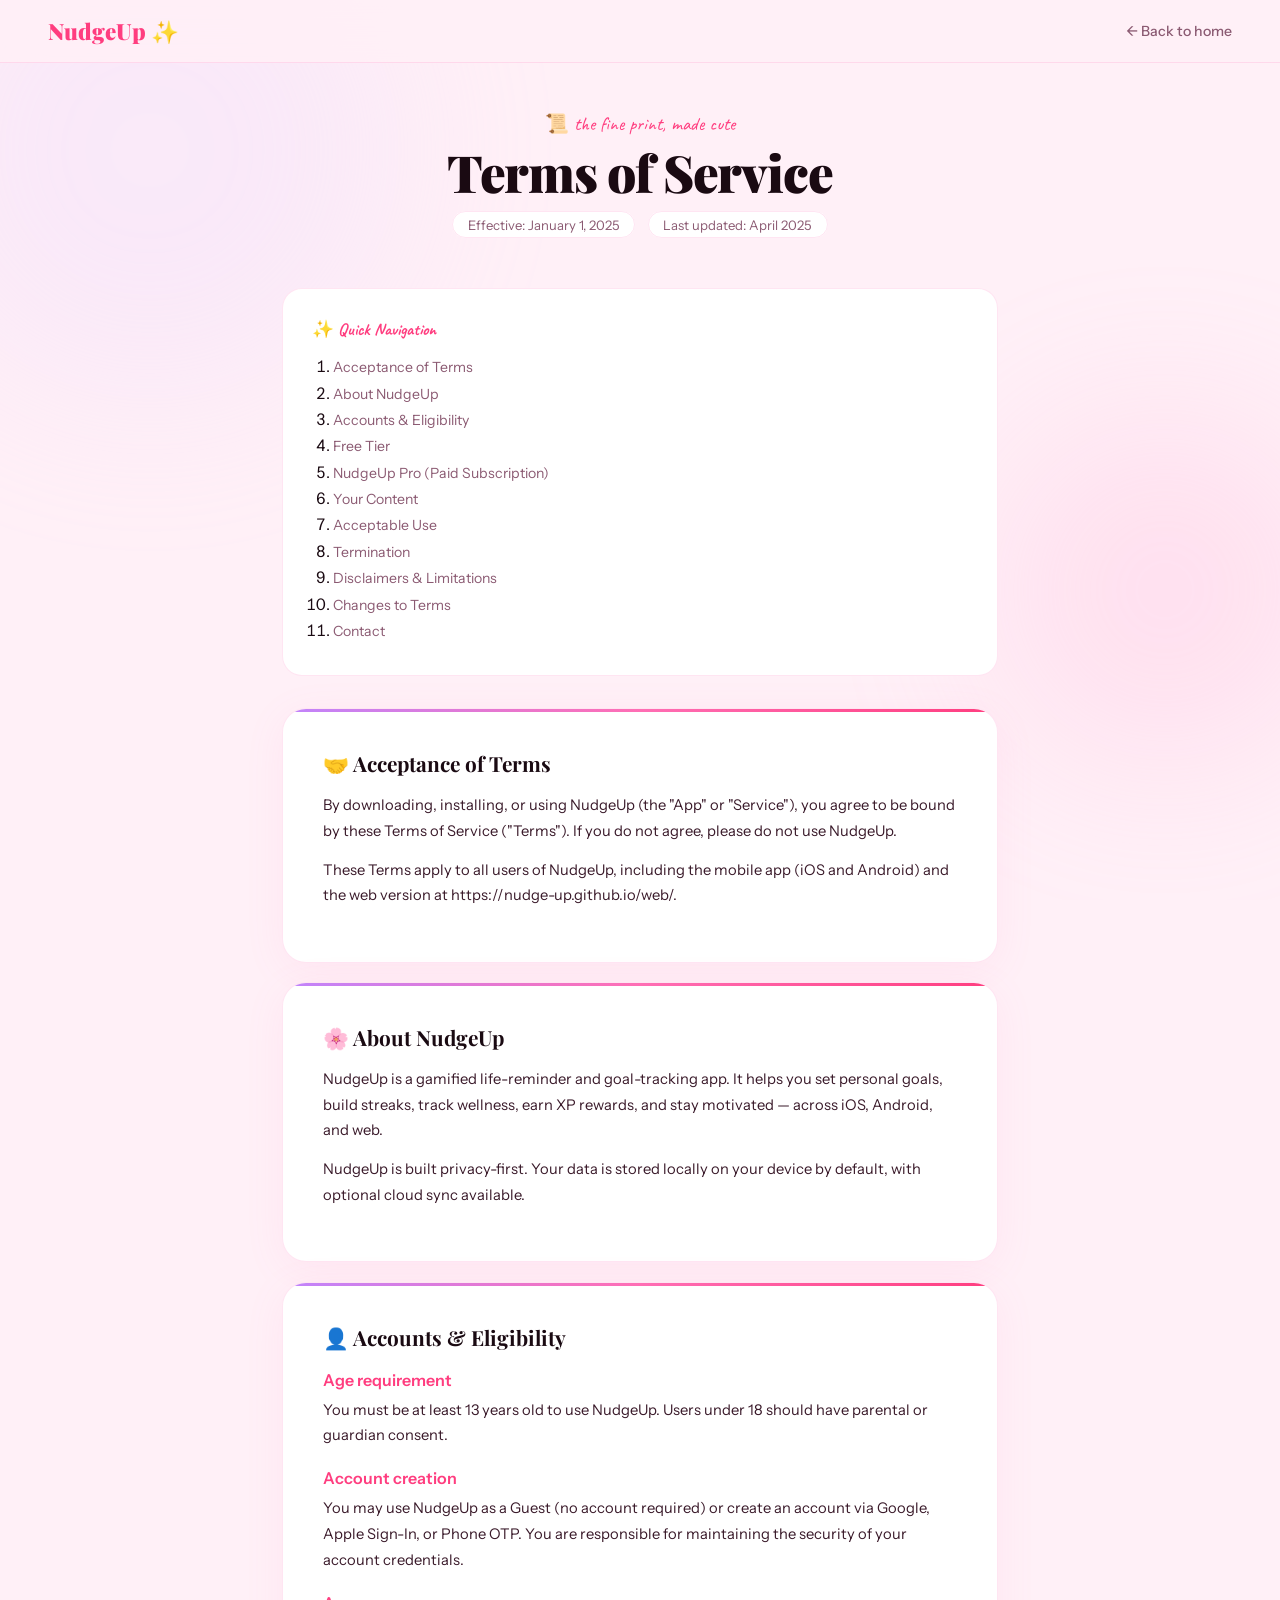
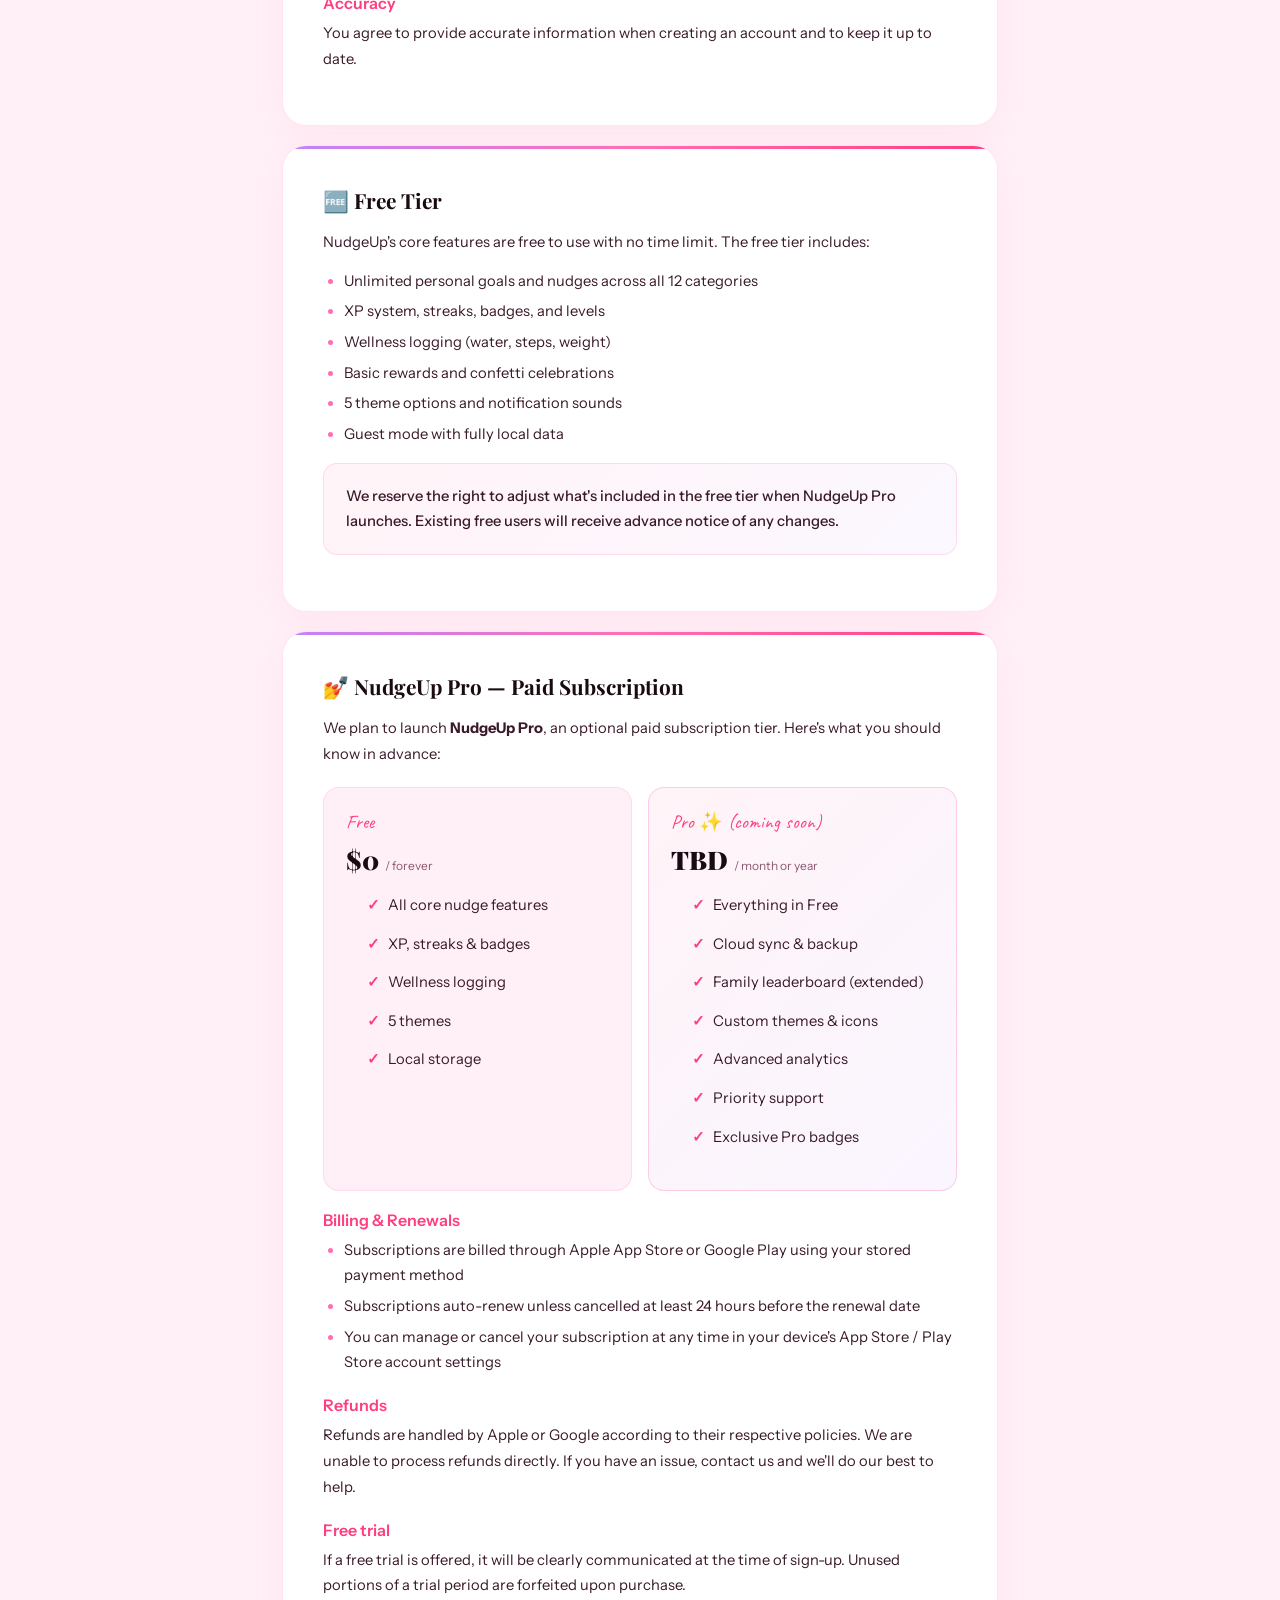
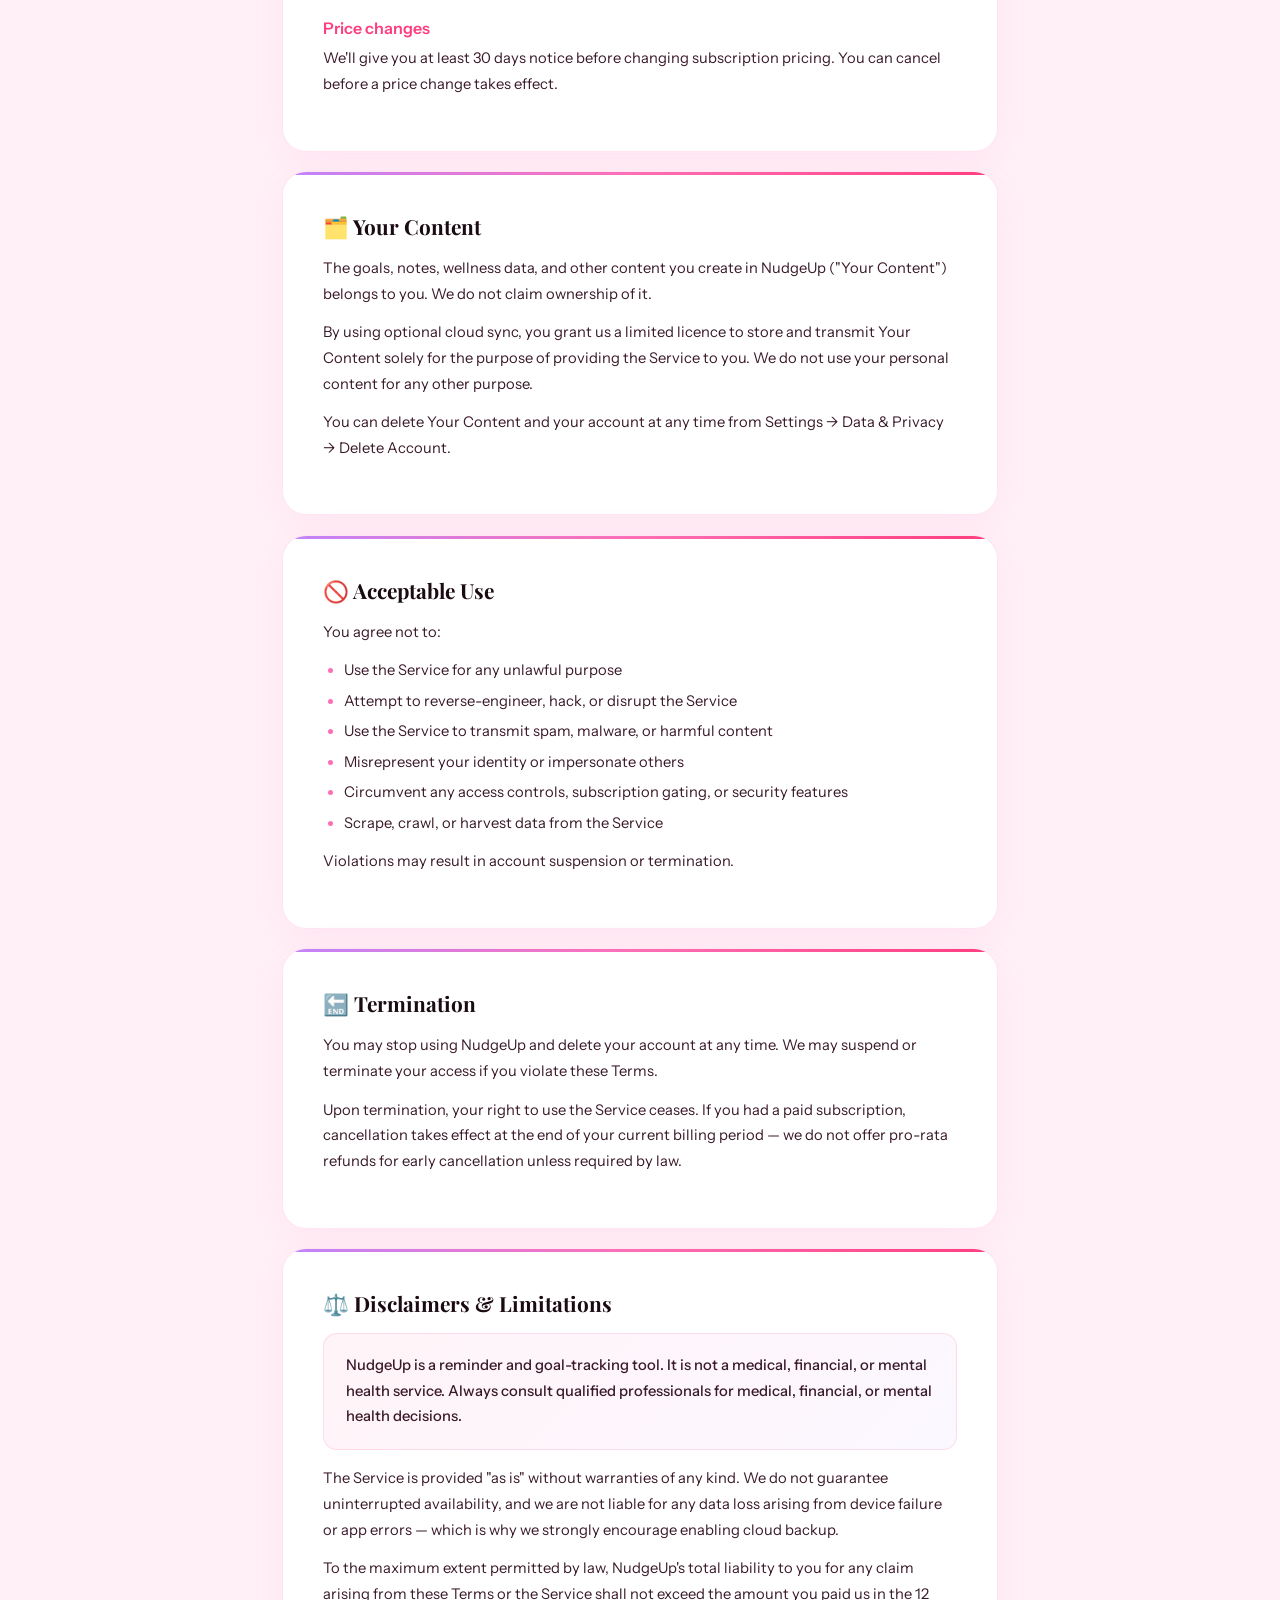
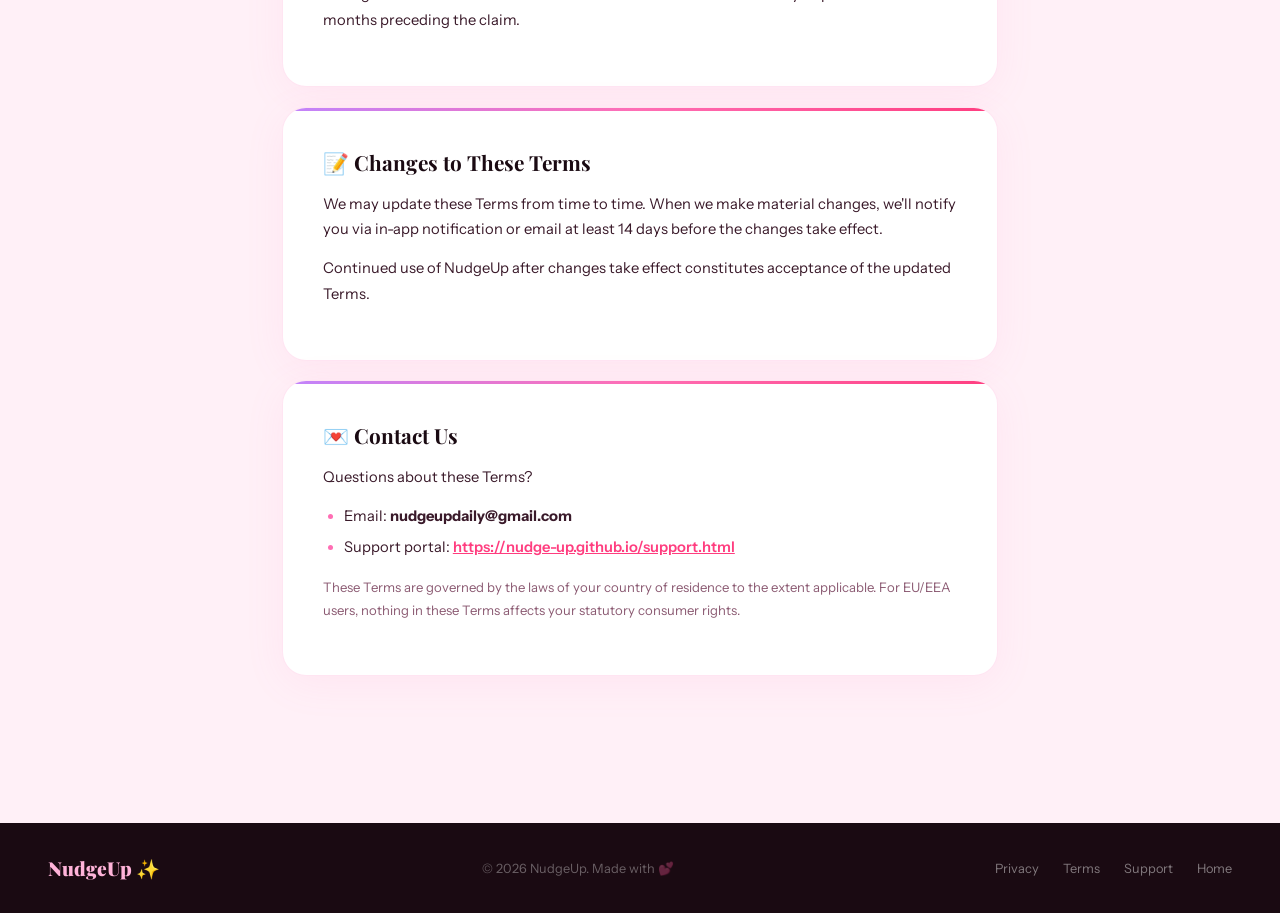
<file: terms.html>
<!DOCTYPE html>
<html lang="en">
<head>
 <meta charset="UTF-8">
  <meta name="viewport" content="width=device-width, initial-scale=1.0">

  <title>Terms of Service — NudgeUp</title>
  <meta name="description" content="NudgeUp terms of service. Read our policies before using the app.">
  <meta name="robots" content="noindex, follow">  <!-- ← key line -->

  <link rel="canonical" href="https://nudge-up.github.io/terms.html">
  <link rel="icon" type="image/png" href="/favicon.png">
  <meta name="theme-color" content="#FF3D7F">
<link rel="preconnect" href="https://fonts.googleapis.com">
<link href="https://fonts.googleapis.com/css2?family=Playfair+Display:ital,wght@0,700;0,900;1,700&family=Instrument+Sans:wght@400;500;600&family=Caveat:wght@500;700&display=swap" rel="stylesheet">
<style>
:root {
  --pink: #ff6eb4; --pink-light: #ffb3d9; --rose: #ff3d7f;
  --peach: #ffb085; --lilac: #c084fc; --lavender: #e9d5ff;
  --mint: #6ee7b7; --bg: #fff0f7; --text: #1a0a12;
  --muted: #8b5a72; --border: rgba(255,110,180,0.18);
}
*, *::before, *::after { box-sizing: border-box; margin: 0; padding: 0; }
html { scroll-behavior: smooth; }
body { background: var(--bg); color: var(--text); font-family: 'Instrument Sans', sans-serif; overflow-x: hidden; }

.blob-wrap { position: fixed; inset: 0; pointer-events: none; z-index: 0; overflow: hidden; }
.blob { position: absolute; border-radius: 50%; filter: blur(80px); opacity: 0.25; }
.blob-1 { width: 500px; height: 500px; background: var(--lavender); top: -100px; left: -100px; }
.blob-2 { width: 350px; height: 350px; background: var(--pink-light); bottom: 15%; right: -60px; }

nav {
  position: fixed; top: 0; left: 0; right: 0; z-index: 200;
  display: flex; align-items: center; justify-content: space-between;
  padding: 1rem 3rem;
  background: rgba(255,240,247,0.85); backdrop-filter: blur(20px);
  border-bottom: 1px solid var(--border);
}
.nav-logo { font-family: 'Playfair Display', serif; font-size: 1.4rem; font-weight: 900; color: var(--rose); text-decoration: none; }
.nav-back { display: inline-flex; align-items: center; gap: 0.4rem; color: var(--muted); text-decoration: none; font-size: 0.88rem; font-weight: 500; transition: color 0.2s; }
.nav-back:hover { color: var(--rose); }

.page-wrap { position: relative; z-index: 1; max-width: 780px; margin: 0 auto; padding: 7rem 2rem 5rem; }

.page-header { text-align: center; margin-bottom: 3.5rem; }
.page-tag { font-family: 'Caveat', cursive; font-size: 1.2rem; color: var(--rose); margin-bottom: 0.5rem; }
.page-title { font-family: 'Playfair Display', serif; font-size: clamp(2.2rem, 5vw, 3.2rem); font-weight: 900; letter-spacing: -0.02em; line-height: 1.1; margin-bottom: 1rem; }
.page-meta { font-size: 0.82rem; color: var(--muted); }
.page-meta span { background: #fff; border: 1.5px solid var(--border); border-radius: 100px; padding: 0.3rem 0.9rem; margin: 0 0.3rem; }

.doc-card {
  background: #fff; border-radius: 24px; padding: 2.5rem;
  border: 1.5px solid var(--border);
  box-shadow: 0 8px 40px rgba(255,110,180,0.08);
  margin-bottom: 1.2rem;
  position: relative; overflow: hidden;
}
.doc-card::before {
  content: ''; position: absolute; top: 0; left: 0; right: 0; height: 3px;
  background: linear-gradient(90deg, var(--lilac), var(--pink), var(--rose));
}
.doc-card h2 { font-family: 'Playfair Display', serif; font-size: 1.3rem; font-weight: 700; margin-bottom: 1rem; display: flex; align-items: center; gap: 0.5rem; }
.doc-card h3 { font-size: 1rem; font-weight: 600; margin: 1.2rem 0 0.5rem; color: var(--rose); }
.doc-card p { font-size: 0.92rem; color: #3a1a2a; line-height: 1.75; margin-bottom: 0.8rem; }
.doc-card ul { padding-left: 1.3rem; margin-bottom: 0.8rem; }
.doc-card ul li { font-size: 0.92rem; color: #3a1a2a; line-height: 1.75; margin-bottom: 0.3rem; }
.doc-card ul li::marker { color: var(--pink); }

.highlight-box {
  background: linear-gradient(135deg, rgba(255,61,127,0.06), rgba(192,132,252,0.06));
  border: 1.5px solid rgba(255,110,180,0.2);
  border-radius: 14px; padding: 1.2rem 1.4rem; margin: 1rem 0;
}
.highlight-box p { margin: 0; font-weight: 500; }

.plan-grid { display: grid; grid-template-columns: 1fr 1fr; gap: 1rem; margin: 1.2rem 0; }
.plan-card {
  border-radius: 16px; padding: 1.4rem;
  border: 1.5px solid var(--border);
  background: var(--bg);
}
.plan-card.pro {
  background: linear-gradient(135deg, rgba(255,61,127,0.06), rgba(192,132,252,0.08));
  border-color: rgba(255,110,180,0.3);
}
.plan-name { font-family: 'Caveat', cursive; font-size: 1.2rem; color: var(--rose); margin-bottom: 0.5rem; }
.plan-price { font-family: 'Playfair Display', serif; font-size: 1.6rem; font-weight: 900; margin-bottom: 0.8rem; }
.plan-price span { font-size: 0.75rem; font-family: 'Instrument Sans', sans-serif; font-weight: 400; color: var(--muted); }
.plan-features { list-style: none; padding: 0; }
.plan-features li { font-size: 0.82rem; color: #3a1a2a; padding: 0.25rem 0; display: flex; align-items: center; gap: 0.5rem; }
.plan-features li::before { content: '✓'; color: var(--rose); font-weight: 700; flex-shrink: 0; }

.toc { background: #fff; border: 1.5px solid var(--border); border-radius: 20px; padding: 1.8rem; margin-bottom: 2rem; }
.toc h3 { font-family: 'Caveat', cursive; font-size: 1.1rem; color: var(--rose); margin-bottom: 1rem; }
.toc ol { padding-left: 1.3rem; }
.toc ol li { margin-bottom: 0.4rem; }
.toc ol li a { color: var(--muted); text-decoration: none; font-size: 0.88rem; transition: color 0.2s; }
.toc ol li a:hover { color: var(--rose); }

footer { position: relative; z-index: 1; background: var(--text); padding: 2rem 3rem; display: flex; align-items: center; justify-content: space-between; flex-wrap: wrap; gap: 1rem; margin-top: 3rem; }
footer .f-logo { font-family: 'Playfair Display', serif; font-size: 1.2rem; font-weight: 900; color: var(--pink-light); }
footer p { color: rgba(255,255,255,0.35); font-size: 0.8rem; }
.f-links { display: flex; gap: 1.5rem; }
.f-links a { color: rgba(255,255,255,0.45); text-decoration: none; font-size: 0.8rem; transition: color 0.2s; }
.f-links a:hover { color: var(--pink-light); }

@media (max-width: 600px) { .plan-grid { grid-template-columns: 1fr; } nav { padding: 1rem 1.5rem; } }
</style>
</head>
<body>

<div class="blob-wrap">
  <div class="blob blob-1"></div>
  <div class="blob blob-2"></div>
</div>

<nav>
  <a href="index.html" class="nav-logo">NudgeUp ✨</a>
  <a href="index.html" class="nav-back">← Back to home</a>
</nav>

<div class="page-wrap">
  <div class="page-header">
    <div class="page-tag">📜 the fine print, made cute</div>
    <h1 class="page-title">Terms of Service</h1>
    <div class="page-meta">
      <span>Effective: January 1, 2025</span>
      <span>Last updated: April 2025</span>
    </div>
  </div>

  <div class="toc">
    <h3>✨ Quick Navigation</h3>
    <ol>
      <li><a href="#acceptance">Acceptance of Terms</a></li>
      <li><a href="#description">About NudgeUp</a></li>
      <li><a href="#accounts">Accounts & Eligibility</a></li>
      <li><a href="#free-tier">Free Tier</a></li>
      <li><a href="#subscriptions">NudgeUp Pro (Paid Subscription)</a></li>
      <li><a href="#your-content">Your Content</a></li>
      <li><a href="#conduct">Acceptable Use</a></li>
      <li><a href="#termination">Termination</a></li>
      <li><a href="#disclaimers">Disclaimers & Limitations</a></li>
      <li><a href="#changes">Changes to Terms</a></li>
      <li><a href="#contact">Contact</a></li>
    </ol>
  </div>

  <div class="doc-card" id="acceptance">
    <h2>🤝 Acceptance of Terms</h2>
    <p>By downloading, installing, or using NudgeUp (the "App" or "Service"), you agree to be bound by these Terms of Service ("Terms"). If you do not agree, please do not use NudgeUp.</p>
    <p>These Terms apply to all users of NudgeUp, including the mobile app (iOS and Android) and the web version at https://nudge-up.github.io/web/.</p>
  </div>

  <div class="doc-card" id="description">
    <h2>🌸 About NudgeUp</h2>
    <p>NudgeUp is a gamified life-reminder and goal-tracking app. It helps you set personal goals, build streaks, track wellness, earn XP rewards, and stay motivated — across iOS, Android, and web.</p>
    <p>NudgeUp is built privacy-first. Your data is stored locally on your device by default, with optional cloud sync available.</p>
  </div>

  <div class="doc-card" id="accounts">
    <h2>👤 Accounts & Eligibility</h2>
    <h3>Age requirement</h3>
    <p>You must be at least 13 years old to use NudgeUp. Users under 18 should have parental or guardian consent.</p>
    <h3>Account creation</h3>
    <p>You may use NudgeUp as a Guest (no account required) or create an account via Google, Apple Sign-In, or Phone OTP. You are responsible for maintaining the security of your account credentials.</p>
    <h3>Accuracy</h3>
    <p>You agree to provide accurate information when creating an account and to keep it up to date.</p>
  </div>

  <div class="doc-card" id="free-tier">
    <h2>🆓 Free Tier</h2>
    <p>NudgeUp's core features are free to use with no time limit. The free tier includes:</p>
    <ul>
      <li>Unlimited personal goals and nudges across all 12 categories</li>
      <li>XP system, streaks, badges, and levels</li>
      <li>Wellness logging (water, steps, weight)</li>
      <li>Basic rewards and confetti celebrations</li>
      <li>5 theme options and notification sounds</li>
      <li>Guest mode with fully local data</li>
    </ul>
    <div class="highlight-box">
      <p>We reserve the right to adjust what's included in the free tier when NudgeUp Pro launches. Existing free users will receive advance notice of any changes.</p>
    </div>
  </div>

  <div class="doc-card" id="subscriptions">
    <h2>💅 NudgeUp Pro — Paid Subscription</h2>
    <p>We plan to launch <strong>NudgeUp Pro</strong>, an optional paid subscription tier. Here's what you should know in advance:</p>

    <div class="plan-grid">
      <div class="plan-card">
        <div class="plan-name">Free</div>
        <div class="plan-price">$0 <span>/ forever</span></div>
        <ul class="plan-features">
          <li>All core nudge features</li>
          <li>XP, streaks & badges</li>
          <li>Wellness logging</li>
          <li>5 themes</li>
          <li>Local storage</li>
        </ul>
      </div>
      <div class="plan-card pro">
        <div class="plan-name">Pro ✨ (coming soon)</div>
        <div class="plan-price">TBD <span>/ month or year</span></div>
        <ul class="plan-features">
          <li>Everything in Free</li>
          <li>Cloud sync & backup</li>
          <li>Family leaderboard (extended)</li>
          <li>Custom themes & icons</li>
          <li>Advanced analytics</li>
          <li>Priority support</li>
          <li>Exclusive Pro badges</li>
        </ul>
      </div>
    </div>

    <h3>Billing & Renewals</h3>
    <ul>
      <li>Subscriptions are billed through Apple App Store or Google Play using your stored payment method</li>
      <li>Subscriptions auto-renew unless cancelled at least 24 hours before the renewal date</li>
      <li>You can manage or cancel your subscription at any time in your device's App Store / Play Store account settings</li>
    </ul>

    <h3>Refunds</h3>
    <p>Refunds are handled by Apple or Google according to their respective policies. We are unable to process refunds directly. If you have an issue, contact us and we'll do our best to help.</p>

    <h3>Free trial</h3>
    <p>If a free trial is offered, it will be clearly communicated at the time of sign-up. Unused portions of a trial period are forfeited upon purchase.</p>

    <h3>Price changes</h3>
    <p>We'll give you at least 30 days notice before changing subscription pricing. You can cancel before a price change takes effect.</p>
  </div>

  <div class="doc-card" id="your-content">
    <h2>🗂️ Your Content</h2>
    <p>The goals, notes, wellness data, and other content you create in NudgeUp ("Your Content") belongs to you. We do not claim ownership of it.</p>
    <p>By using optional cloud sync, you grant us a limited licence to store and transmit Your Content solely for the purpose of providing the Service to you. We do not use your personal content for any other purpose.</p>
    <p>You can delete Your Content and your account at any time from Settings → Data & Privacy → Delete Account.</p>
  </div>

  <div class="doc-card" id="conduct">
    <h2>🚫 Acceptable Use</h2>
    <p>You agree not to:</p>
    <ul>
      <li>Use the Service for any unlawful purpose</li>
      <li>Attempt to reverse-engineer, hack, or disrupt the Service</li>
      <li>Use the Service to transmit spam, malware, or harmful content</li>
      <li>Misrepresent your identity or impersonate others</li>
      <li>Circumvent any access controls, subscription gating, or security features</li>
      <li>Scrape, crawl, or harvest data from the Service</li>
    </ul>
    <p>Violations may result in account suspension or termination.</p>
  </div>

  <div class="doc-card" id="termination">
    <h2>🔚 Termination</h2>
    <p>You may stop using NudgeUp and delete your account at any time. We may suspend or terminate your access if you violate these Terms.</p>
    <p>Upon termination, your right to use the Service ceases. If you had a paid subscription, cancellation takes effect at the end of your current billing period — we do not offer pro-rata refunds for early cancellation unless required by law.</p>
  </div>

  <div class="doc-card" id="disclaimers">
    <h2>⚖️ Disclaimers & Limitations</h2>
    <div class="highlight-box">
      <p>NudgeUp is a reminder and goal-tracking tool. It is not a medical, financial, or mental health service. Always consult qualified professionals for medical, financial, or mental health decisions.</p>
    </div>
    <p>The Service is provided "as is" without warranties of any kind. We do not guarantee uninterrupted availability, and we are not liable for any data loss arising from device failure or app errors — which is why we strongly encourage enabling cloud backup.</p>
    <p>To the maximum extent permitted by law, NudgeUp's total liability to you for any claim arising from these Terms or the Service shall not exceed the amount you paid us in the 12 months preceding the claim.</p>
  </div>

  <div class="doc-card" id="changes">
    <h2>📝 Changes to These Terms</h2>
    <p>We may update these Terms from time to time. When we make material changes, we'll notify you via in-app notification or email at least 14 days before the changes take effect.</p>
    <p>Continued use of NudgeUp after changes take effect constitutes acceptance of the updated Terms.</p>
  </div>

  <div class="doc-card" id="contact">
    <h2>💌 Contact Us</h2>
    <p>Questions about these Terms?</p>
    <ul>
      <li>Email: <strong>nudgeupdaily@gmail.com</strong></li>
      <li>Support portal: <a href="support.html" style="color:var(--rose);font-weight:600;">https://nudge-up.github.io/support.html</a></li>
    </ul>
    <p style="margin-top:1rem;font-size:0.82rem;color:var(--muted);">These Terms are governed by the laws of your country of residence to the extent applicable. For EU/EEA users, nothing in these Terms affects your statutory consumer rights.</p>
  </div>
</div>

<footer>
  <div class="f-logo">NudgeUp ✨</div>
  <p>© 2026 NudgeUp. Made with 💕</p>
  <div class="f-links">
    <a href="privacy.html">Privacy</a>
    <a href="terms.html">Terms</a>
    <a href="support.html">Support</a>
    <a href="index.html">Home</a>
  </div>
</footer>

</body>
</html>
</file>
<file: styles.css>
:root {
  --pink:       #ff6eb4;
  --pink-light: #ffb3d9;
  --rose:       #ff3d7f;
  --peach:      #ffb085;
  --lilac:      #c084fc;
  --lavender:   #e9d5ff;
  --mint:       #6ee7b7;
  --butter:     #fef08a;
  --cream:      #fff7f0;
  --bg:         #fff0f7;
  --text:       #1a0a12;
  --muted:      #8b5a72;
  --card:       #ffffff;
  --border:     rgba(255,110,180,0.18);
}

*, *::before, *::after { box-sizing: border-box; margin: 0; padding: 0; }
html { scroll-behavior: smooth; }

body {
  background: var(--bg);
  color: var(--text);
  font-family: 'Instrument Sans', sans-serif;
  overflow-x: hidden;
  cursor: none;
}

/* ── Custom cursor ── */
.cursor {
  width: 20px; height: 20px;
  background: var(--pink);
  border-radius: 50%;
  position: fixed;
  pointer-events: none;
  z-index: 99999;
  transition: transform 0.15s ease, width 0.2s, height 0.2s, background 0.2s;
  transform: translate(-50%, -50%);
  mix-blend-mode: multiply;
}
.cursor-ring {
  width: 38px; height: 38px;
  border: 1.5px solid var(--pink);
  border-radius: 50%;
  position: fixed;
  pointer-events: none;
  z-index: 99998;
  transform: translate(-50%, -50%);
  transition: all 0.08s ease;
  opacity: 0.5;
}

/* ── Floating stickers ── */
.sticker {
  position: fixed;
  font-size: 1.6rem;
  pointer-events: none;
  z-index: 50;
  animation: stickerFloat 0s ease-in-out infinite alternate;
  user-select: none;
}
@keyframes stickerFloat {
  from { transform: translateY(0) rotate(var(--rot, 0deg)); }
  to   { transform: translateY(-10px) rotate(var(--rot, 0deg)); }
}

/* ── Background blobs ── */
.blob-wrap {
  position: fixed; inset: 0; pointer-events: none; z-index: 0; overflow: hidden;
}
.blob {
  position: absolute;
  border-radius: 50%;
  filter: blur(70px);
  opacity: 0.35;
}
.blob-1 { width: 500px; height: 500px; background: var(--pink-light); top: -100px; right: -100px; animation: blobDrift 18s ease-in-out infinite alternate; }
.blob-2 { width: 400px; height: 400px; background: var(--lavender); bottom: 10%; left: -80px; animation: blobDrift 14s ease-in-out infinite alternate-reverse; }
.blob-3 { width: 300px; height: 300px; background: var(--peach); top: 40%; right: 15%; animation: blobDrift 20s ease-in-out infinite alternate; }
@keyframes blobDrift { from { transform: translate(0,0) scale(1); } to { transform: translate(30px, 25px) scale(1.08); } }

/* ── Nav ── */
nav {
  position: fixed; top: 0; left: 0; right: 0; z-index: 200;
  display: flex; align-items: center; justify-content: space-between;
  padding: 1rem 3rem;
  background: rgba(255,240,247,0.8);
  backdrop-filter: blur(20px);
  border-bottom: 1px solid var(--border);
}
.nav-logo {
  font-family: 'Playfair Display', serif;
  font-size: 1.5rem;
  font-weight: 900;
  color: var(--rose);
  text-decoration: none;
  display: flex; align-items: center; gap: 0.4rem;
}
.nav-logo sup { font-size: 0.6rem; font-family: 'Caveat', cursive; color: var(--lilac); }
.nav-links { display: flex; align-items: center; gap: 2rem; }
.nav-links a {
  text-decoration: none; color: var(--muted); font-size: 0.88rem;
  font-weight: 500; transition: color 0.2s;
}
.nav-links a:hover { color: var(--rose); }
.nav-btn {
  background: linear-gradient(135deg, var(--rose), var(--pink));
  color: #fff !important;
  padding: 0.5rem 1.4rem;
  border-radius: 100px;
  font-weight: 600 !important;
  box-shadow: 0 4px 20px rgba(255,61,127,0.3);
  transition: transform 0.2s, box-shadow 0.2s !important;
}
.nav-btn:hover { transform: translateY(-2px) !important; box-shadow: 0 8px 28px rgba(255,61,127,0.4) !important; }

/* ── HERO ── */
.hero {
  position: relative; z-index: 1;
  min-height: 100vh;
  display: flex; flex-direction: column; align-items: center; justify-content: center;
  text-align: center;
  padding: 7rem 2rem 3rem;
  gap: 0;
}

.hero-eyebrow {
  font-family: 'Caveat', cursive;
  font-size: 1.3rem;
  color: var(--rose);
  margin-bottom: 0.5rem;
  animation: fadeUp 0.7s ease both;
  letter-spacing: 0.02em;
}

.hero h1 {
  font-family: 'Playfair Display', serif;
  font-size: clamp(3.2rem, 8vw, 7rem);
  font-weight: 900;
  line-height: 1.0;
  letter-spacing: -0.02em;
  animation: fadeUp 0.7s 0.1s ease both;
}
.hero h1 em {
  font-style: italic;
  background: linear-gradient(135deg, var(--rose) 0%, var(--pink) 50%, var(--lilac) 100%);
  -webkit-background-clip: text; -webkit-text-fill-color: transparent;
}
.hero h1 .underline-word {
  position: relative; display: inline-block;
}
.hero h1 .underline-word::after {
  content: '';
  position: absolute; left: 0; right: 0; bottom: -6px; height: 6px;
  background: url("data:image/svg+xml,%3Csvg xmlns='http://www.w3.org/2000/svg' viewBox='0 0 100 12'%3E%3Cpath d='M0 10 Q25 2 50 10 Q75 18 100 10' stroke='%23ff6eb4' stroke-width='3' fill='none'/%3E%3C/svg%3E") no-repeat center;
  background-size: 100% 100%;
}

.hero-sub {
  font-size: 1.15rem; color: var(--muted);
  max-width: 480px;
  margin: 1.8rem auto 0;
  line-height: 1.7;
  font-weight: 400;
  animation: fadeUp 0.7s 0.2s ease both;
}

.hero-tags {
  display: flex; gap: 0.6rem; flex-wrap: wrap; justify-content: center;
  margin-top: 1.5rem;
  animation: fadeUp 0.7s 0.3s ease both;
}
.tag {
  background: #fff;
  border: 1.5px solid var(--border);
  border-radius: 100px;
  padding: 0.38rem 1rem;
  font-size: 0.8rem;
  color: var(--muted);
  display: flex; align-items: center; gap: 0.3rem;
  box-shadow: 0 2px 12px rgba(255,110,180,0.08);
  transition: transform 0.2s, box-shadow 0.2s;
}
.tag:hover { transform: translateY(-2px); box-shadow: 0 6px 20px rgba(255,110,180,0.15); }

.hero-cta {
  display: flex; gap: 0.8rem; flex-wrap: wrap; justify-content: center;
  margin-top: 2rem;
  animation: fadeUp 0.7s 0.4s ease both;
}
.btn-main {
  background: linear-gradient(135deg, var(--rose), var(--pink), var(--lilac));
  color: #fff;
  font-family: 'Instrument Sans', sans-serif;
  font-weight: 600;
  font-size: 0.95rem;
  padding: 0.9rem 2.2rem;
  border-radius: 100px;
  border: none; cursor: pointer;
  box-shadow: 0 8px 30px rgba(255,61,127,0.35);
  transition: transform 0.2s, box-shadow 0.2s;
  text-decoration: none; display: inline-flex; align-items: center; gap: 0.5rem;
}
.btn-main:hover { transform: translateY(-3px) scale(1.02); box-shadow: 0 14px 40px rgba(255,61,127,0.45); }
.btn-outline {
  background: #fff;
  color: var(--rose);
  font-weight: 600;
  font-size: 0.95rem;
  padding: 0.9rem 2.2rem;
  border-radius: 100px;
  border: 2px solid var(--pink-light);
  cursor: pointer;
  transition: border-color 0.2s, transform 0.2s;
  text-decoration: none; display: inline-flex; align-items: center; gap: 0.5rem;
}
.btn-outline:hover { border-color: var(--pink); transform: translateY(-3px); }

/* ── MARQUEE ── */
.marquee-wrap {
  position: relative; z-index: 1;
  overflow: hidden;
  background: linear-gradient(90deg, var(--rose), var(--pink), var(--lilac), var(--peach), var(--rose));
  background-size: 200%;
  animation: gradShift 6s linear infinite;
  padding: 0.7rem 0;
  margin: 1rem 0;
}
@keyframes gradShift { 0%{background-position:0%} 100%{background-position:200%} }
.marquee-track {
  display: flex; gap: 2rem;
  width: max-content;
  animation: marquee 22s linear infinite;
}
@keyframes marquee { from{transform:translateX(0)} to{transform:translateX(-50%)} }
.marquee-item {
  white-space: nowrap;
  font-family: 'Caveat', cursive;
  font-size: 1.1rem;
  color: #fff;
  display: flex; align-items: center; gap: 0.5rem;
}

/* ── DEMO SECTION ── */
.demo-section {
  position: relative; z-index: 1;
  padding: 5rem 2rem;
  max-width: 1100px;
  margin: 0 auto;
}

.section-label {
  font-family: 'Caveat', cursive;
  font-size: 1.2rem;
  color: var(--rose);
  margin-bottom: 0.4rem;
  display: flex; align-items: center; gap: 0.4rem;
}
.section-title {
  font-family: 'Playfair Display', serif;
  font-size: clamp(2rem, 4vw, 3rem);
  font-weight: 900;
  letter-spacing: -0.02em;
  line-height: 1.1;
  margin-bottom: 1rem;
}
.section-sub { color: var(--muted); font-size: 1rem; max-width: 440px; }

/* ── INTERACTIVE GOAL DEMO ── */
.demo-container {
  display: grid;
  grid-template-columns: 1fr 1.2fr;
  gap: 2rem;
  margin-top: 3rem;
  align-items: start;
}

.demo-card {
  background: #fff;
  border-radius: 28px;
  padding: 2rem;
  box-shadow: 0 8px 40px rgba(255,110,180,0.12), 0 2px 8px rgba(0,0,0,0.04);
  border: 1.5px solid var(--border);
  position: relative;
  overflow: hidden;
}
.demo-card::before {
  content: '';
  position: absolute; top: 0; left: 0; right: 0; height: 4px;
  background: linear-gradient(90deg, var(--rose), var(--pink), var(--lilac));
}

.demo-card h3 {
  font-family: 'Playfair Display', serif;
  font-size: 1.2rem;
  margin-bottom: 1.2rem;
  display: flex; align-items: center; gap: 0.5rem;
}

/* Goal form */
.form-group { margin-bottom: 1rem; }
.form-label {
  font-size: 0.75rem;
  font-weight: 600;
  color: var(--muted);
  text-transform: uppercase;
  letter-spacing: 0.06em;
  margin-bottom: 0.4rem;
  display: block;
}
.form-input {
  width: 100%;
  background: var(--bg);
  border: 1.5px solid var(--border);
  border-radius: 14px;
  padding: 0.7rem 1rem;
  font-family: 'Instrument Sans', sans-serif;
  font-size: 0.9rem;
  color: var(--text);
  outline: none;
  transition: border-color 0.2s, box-shadow 0.2s;
}
.form-input:focus { border-color: var(--pink); box-shadow: 0 0 0 3px rgba(255,110,180,0.12); }

.emoji-pick {
  display: flex; gap: 0.5rem; flex-wrap: wrap;
  margin-top: 0.5rem;
}
.emoji-btn {
  width: 38px; height: 38px;
  border-radius: 10px;
  border: 1.5px solid var(--border);
  background: var(--bg);
  font-size: 1.1rem;
  cursor: pointer;
  transition: border-color 0.2s, background 0.2s, transform 0.15s;
  display: grid; place-items: center;
}
.emoji-btn:hover { border-color: var(--pink); background: #fff5fa; transform: scale(1.1); }
.emoji-btn.active { border-color: var(--rose); background: #fff0f5; box-shadow: 0 0 0 3px rgba(255,61,127,0.1); }

.category-chips { display: flex; gap: 0.4rem; flex-wrap: wrap; margin-top: 0.5rem; }
.cat-btn {
  padding: 0.35rem 0.85rem;
  border-radius: 100px;
  border: 1.5px solid var(--border);
  background: var(--bg);
  font-size: 0.75rem;
  font-weight: 500;
  cursor: pointer;
  color: var(--muted);
  transition: all 0.2s;
  font-family: 'Instrument Sans', sans-serif;
}
.cat-btn:hover { border-color: var(--pink); color: var(--rose); }
.cat-btn.active { background: linear-gradient(135deg,var(--rose),var(--pink)); color: #fff; border-color: transparent; }

.xp-range {
  display: flex; align-items: center; gap: 0.8rem;
}
input[type=range] {
  flex: 1;
  -webkit-appearance: none;
  height: 4px;
  background: linear-gradient(90deg, var(--rose) 0%, var(--pink) 100%);
  border-radius: 4px;
  outline: none;
}
input[type=range]::-webkit-slider-thumb {
  -webkit-appearance: none;
  width: 18px; height: 18px;
  border-radius: 50%;
  background: var(--rose);
  box-shadow: 0 2px 8px rgba(255,61,127,0.4);
  cursor: pointer;
}
.xp-val {
  font-family: 'Caveat', cursive;
  font-size: 1.2rem;
  color: var(--rose);
  min-width: 55px;
  text-align: right;
}

.add-btn {
  width: 100%;
  padding: 0.85rem;
  border-radius: 14px;
  background: linear-gradient(135deg, var(--rose), var(--pink));
  color: #fff;
  font-family: 'Instrument Sans', sans-serif;
  font-weight: 600;
  font-size: 0.95rem;
  border: none; cursor: pointer;
  box-shadow: 0 4px 20px rgba(255,61,127,0.3);
  transition: transform 0.2s, box-shadow 0.2s;
  margin-top: 0.5rem;
  display: flex; align-items: center; justify-content: center; gap: 0.5rem;
}
.add-btn:hover { transform: translateY(-2px); box-shadow: 0 8px 28px rgba(255,61,127,0.4); }
.add-btn:active { transform: scale(0.98); }

/* Goals list */
.goals-list { display: flex; flex-direction: column; gap: 0.8rem; margin-top: 0.5rem; }

.goal-item {
  display: flex; align-items: center; gap: 0.8rem;
  background: var(--bg);
  border-radius: 16px;
  padding: 0.9rem 1rem;
  border: 1.5px solid var(--border);
  transition: all 0.3s;
  position: relative;
  overflow: hidden;
}
.goal-item.done {
  border-color: rgba(110,231,183,0.4);
  background: rgba(110,231,183,0.08);
}
.goal-item.done .goal-title { text-decoration: line-through; color: var(--muted); }

.goal-check {
  width: 28px; height: 28px;
  border-radius: 50%;
  border: 2px solid var(--pink-light);
  background: #fff;
  cursor: pointer;
  display: grid; place-items: center;
  flex-shrink: 0;
  transition: all 0.25s;
  font-size: 0.85rem;
}
.goal-check:hover { border-color: var(--rose); transform: scale(1.1); }
.goal-check.checked { background: linear-gradient(135deg, var(--mint), #34d399); border-color: transparent; }

.goal-emoji { font-size: 1.2rem; flex-shrink: 0; }
.goal-info { flex: 1; }
.goal-title { font-weight: 600; font-size: 0.9rem; }
.goal-meta {
  font-size: 0.72rem; color: var(--muted);
  display: flex; align-items: center; gap: 0.5rem;
  margin-top: 0.15rem;
}
.goal-xp-badge {
  background: linear-gradient(135deg, var(--rose), var(--pink));
  color: #fff;
  font-size: 0.68rem;
  font-weight: 700;
  padding: 0.15rem 0.5rem;
  border-radius: 100px;
  font-family: 'Caveat', cursive;
}
.goal-delete {
  background: none; border: none; cursor: pointer;
  color: var(--pink-light); font-size: 0.9rem;
  transition: color 0.2s, transform 0.2s;
}
.goal-delete:hover { color: var(--rose); transform: scale(1.2); }

.empty-state {
  text-align: center;
  padding: 2rem 1rem;
  color: var(--muted);
  font-size: 0.88rem;
}
.empty-state .empty-emoji { font-size: 2.5rem; margin-bottom: 0.5rem; }

/* ── STREAK SECTION ── */
.streaks-section {
  position: relative; z-index: 1;
  padding: 5rem 2rem;
  background: linear-gradient(135deg, #fff5f9, #f5f0ff);
  border-top: 1px solid var(--border);
  border-bottom: 1px solid var(--border);
}

.streak-demo {
  max-width: 1100px;
  margin: 0 auto;
  display: grid;
  grid-template-columns: 1fr 1fr;
  gap: 2rem;
  margin-top: 3rem;
  align-items: start;
}

.streak-card {
  background: #fff;
  border-radius: 28px;
  padding: 2rem;
  box-shadow: 0 8px 40px rgba(255,110,180,0.1);
  border: 1.5px solid var(--border);
}

.streak-hero {
  display: flex; align-items: center; gap: 1.2rem;
  margin-bottom: 1.5rem;
}
.streak-flame { font-size: 3rem; animation: flameWiggle 1.5s ease-in-out infinite; }
@keyframes flameWiggle { 0%,100%{transform:rotate(-5deg)} 50%{transform:rotate(5deg)} }
.streak-num {
  font-family: 'Playfair Display', serif;
  font-size: 3.5rem;
  font-weight: 900;
  line-height: 1;
  background: linear-gradient(135deg, var(--rose), var(--peach));
  -webkit-background-clip: text; -webkit-text-fill-color: transparent;
}
.streak-label { font-size: 0.82rem; color: var(--muted); margin-top: 0.2rem; }

.week-dots {
  display: flex; gap: 0.5rem;
  margin-bottom: 1.5rem;
}
.week-dot {
  flex: 1;
  aspect-ratio: 1;
  border-radius: 10px;
  display: flex; flex-direction: column; align-items: center; justify-content: center;
  font-size: 0.6rem;
  font-weight: 600;
  color: var(--muted);
  background: var(--bg);
  border: 1.5px solid var(--border);
  gap: 3px;
  transition: transform 0.2s;
}
.week-dot:hover { transform: scale(1.08); }
.week-dot.filled { background: linear-gradient(135deg,var(--rose),var(--pink)); color:#fff; border-color:transparent; }
.week-dot.today { background: linear-gradient(135deg,var(--lilac),#a78bfa); color:#fff; border-color:transparent; box-shadow: 0 4px 14px rgba(192,132,252,0.4); }
.dot-emoji { font-size: 0.9rem; }

.progress-label {
  display: flex; justify-content: space-between;
  font-size: 0.78rem; color: var(--muted);
  margin-bottom: 0.4rem;
}
.progress-bar {
  height: 8px;
  background: var(--bg);
  border-radius: 8px;
  overflow: hidden;
  border: 1px solid var(--border);
}
.progress-fill {
  height: 100%;
  background: linear-gradient(90deg, var(--rose), var(--pink), var(--lilac));
  border-radius: 8px;
  transition: width 1s ease;
  position: relative;
}
.progress-fill::after {
  content: '✨';
  position: absolute; right: -4px; top: 50%;
  transform: translateY(-50%);
  font-size: 0.7rem;
}

/* ── WELLNESS ── */
.wellness-section {
  position: relative; z-index: 1;
  padding: 5rem 2rem;
  max-width: 1100px;
  margin: 0 auto;
}

.wellness-grid {
  display: grid;
  grid-template-columns: repeat(3, 1fr);
  gap: 1.2rem;
  margin-top: 2.5rem;
}
.wellness-card {
  background: #fff;
  border-radius: 24px;
  padding: 1.8rem;
  border: 1.5px solid var(--border);
  box-shadow: 0 4px 24px rgba(255,110,180,0.07);
  text-align: center;
  transition: transform 0.25s, box-shadow 0.25s;
  cursor: pointer;
}
.wellness-card:hover { transform: translateY(-5px); box-shadow: 0 12px 36px rgba(255,110,180,0.15); }
.wellness-icon { font-size: 2.2rem; margin-bottom: 0.8rem; }
.wellness-val {
  font-family: 'Playfair Display', serif;
  font-size: 2rem; font-weight: 900;
  background: linear-gradient(135deg,var(--rose),var(--lilac));
  -webkit-background-clip:text; -webkit-text-fill-color:transparent;
}
.wellness-unit { font-size: 0.72rem; color:var(--muted); }
.wellness-name { font-weight: 600; font-size: 0.88rem; margin-top: 0.4rem; }
.wellness-bar { height: 5px; background: var(--bg); border-radius: 5px; margin-top: 0.8rem; overflow:hidden; }
.wellness-bar-fill { height:100%; border-radius:5px; transition:width 1.5s ease; }
.w-pink { background: linear-gradient(90deg,var(--rose),var(--pink)); }
.w-lilac { background: linear-gradient(90deg,var(--lilac),#a78bfa); }
.w-mint { background: linear-gradient(90deg,var(--mint),#34d399); }

/* ── REWARDS ── */
.rewards-section {
  position: relative; z-index: 1;
  padding: 5rem 2rem;
  background: linear-gradient(135deg, #fff0f7, #fdf4ff);
  border-top: 1px solid var(--border);
}
.rewards-section .container { max-width: 1100px; margin: 0 auto; }

.rewards-grid {
  display: grid;
  grid-template-columns: repeat(auto-fill, minmax(220px,1fr));
  gap: 1rem;
  margin-top: 2.5rem;
}
.reward-card {
  background: #fff;
  border-radius: 20px;
  padding: 1.5rem;
  border: 1.5px solid var(--border);
  box-shadow: 0 4px 20px rgba(255,110,180,0.07);
  text-align: center;
  transition: transform 0.2s, box-shadow 0.2s;
  cursor: pointer;
}
.reward-card:hover { transform: translateY(-4px); box-shadow: 0 10px 32px rgba(255,110,180,0.15); }
.reward-emoji { font-size: 2rem; margin-bottom: 0.7rem; }
.reward-name { font-weight: 700; font-size: 0.92rem; margin-bottom: 0.3rem; }
.reward-cost {
  display: inline-flex; align-items: center; gap: 0.3rem;
  background: linear-gradient(135deg,var(--rose),var(--pink));
  color: #fff;
  font-size: 0.78rem;
  font-weight: 700;
  padding: 0.2rem 0.7rem;
  border-radius: 100px;
  font-family: 'Caveat',cursive;
  font-size: 0.88rem;
}
.redeem-btn {
  margin-top: 0.8rem;
  width: 100%;
  padding: 0.55rem;
  border-radius: 10px;
  border: 1.5px solid var(--border);
  background: var(--bg);
  color: var(--muted);
  font-family: 'Instrument Sans', sans-serif;
  font-weight: 500;
  font-size: 0.82rem;
  cursor: pointer;
  transition: all 0.2s;
}
.redeem-btn:hover { background: linear-gradient(135deg,var(--rose),var(--pink)); color:#fff; border-color:transparent; }

/* ── CONFETTI MODAL ── */
.confetti-overlay {
  display: none;
  position: fixed; inset: 0; z-index: 9000;
  background: rgba(255,240,247,0.85);
  backdrop-filter: blur(8px);
  align-items: center; justify-content: center;
  flex-direction: column;
  text-align: center;
}
.confetti-overlay.active { display: flex; }
.confetti-box {
  background: #fff;
  border-radius: 32px;
  padding: 3rem 2.5rem;
  border: 2px solid var(--pink-light);
  box-shadow: 0 20px 80px rgba(255,61,127,0.2);
  max-width: 380px;
  width: 90%;
  animation: popIn 0.5s cubic-bezier(0.34,1.56,0.64,1) both;
}
@keyframes popIn { from{transform:scale(0.6);opacity:0} to{transform:scale(1);opacity:1} }
.confetti-emoji { font-size: 4rem; margin-bottom: 1rem; animation: spin 2s linear infinite; }
@keyframes spin { from{transform:rotate(0)} to{transform:rotate(360deg)} }
.confetti-title {
  font-family: 'Playfair Display', serif;
  font-size: 2rem; font-weight: 900;
  background: linear-gradient(135deg,var(--rose),var(--lilac));
  -webkit-background-clip:text;-webkit-text-fill-color:transparent;
  margin-bottom: 0.5rem;
}
.confetti-sub { color: var(--muted); font-size: 0.92rem; margin-bottom: 1.5rem; }
.confetti-xp {
  font-family: 'Caveat', cursive;
  font-size: 1.8rem;
  color: var(--rose);
  margin-bottom: 1.5rem;
}
.confetti-close {
  background: linear-gradient(135deg,var(--rose),var(--pink));
  color: #fff; border: none; border-radius: 100px;
  padding: 0.75rem 2rem;
  font-family: 'Instrument Sans',sans-serif;
  font-weight: 600; font-size: 0.95rem;
  cursor: pointer;
  box-shadow: 0 6px 20px rgba(255,61,127,0.3);
  transition: transform 0.2s;
}
.confetti-close:hover { transform: scale(1.04); }

/* Confetti particles */
.confetti-particle {
  position: fixed;
  width: 10px; height: 10px;
  border-radius: 2px;
  pointer-events: none;
  z-index: 9001;
  animation: confettiFall linear forwards;
}
@keyframes confettiFall {
  0%   { transform: translateY(-20px) rotate(0deg); opacity: 1; }
  100% { transform: translateY(110vh) rotate(720deg); opacity: 0; }
}

/* ── CTA SECTION ── */
.cta-section {
  position: relative; z-index: 1;
  text-align: center;
  padding: 7rem 2rem;
  overflow: hidden;
}
.cta-blob {
  position: absolute; bottom: -100px; left: 50%; transform: translateX(-50%);
  width: 600px; height: 400px;
  background: radial-gradient(ellipse, rgba(255,110,180,0.15) 0%, transparent 70%);
  pointer-events: none;
}
.cta-section h2 {
  font-family: 'Playfair Display', serif;
  font-size: clamp(2.5rem, 6vw, 4.5rem);
  font-weight: 900;
  letter-spacing: -0.02em;
  line-height: 1.1;
  margin-bottom: 1rem;
}
.cta-section h2 span {
  font-style: italic;
  background: linear-gradient(135deg,var(--rose),var(--pink),var(--lilac));
  -webkit-background-clip:text;-webkit-text-fill-color:transparent;
}
.cta-section p { color: var(--muted); margin-bottom: 2rem; }

/* ── FOOTER ── */
footer {
  position: relative; z-index: 1;
  background: var(--text);
  padding: 3rem;
  display: flex; align-items: center; justify-content: space-between;
  flex-wrap: wrap; gap: 1rem;
}
footer .f-logo {
  font-family: 'Playfair Display', serif;
  font-size: 1.4rem; font-weight: 900;
  color: var(--pink-light);
}
footer p { color: rgba(255,255,255,0.35); font-size: 0.82rem; }
.f-links { display: flex; gap: 1.5rem; }
.f-links a { color: rgba(255,255,255,0.45); text-decoration:none; font-size:0.82rem; transition:color 0.2s; }
.f-links a:hover { color: var(--pink-light); }

/* ── Animations ── */
@keyframes fadeUp {
  from { opacity:0; transform:translateY(28px); }
  to   { opacity:1; transform:translateY(0); }
}
.reveal { opacity:0; transform:translateY(30px); transition:opacity 0.7s ease, transform 0.7s ease; }
.reveal.visible { opacity:1; transform:translateY(0); }

/* ── XP counter display ── */
.xp-counter {
  position: fixed; top: 80px; right: 20px; z-index: 300;
  background: #fff;
  border: 1.5px solid var(--border);
  border-radius: 16px;
  padding: 0.6rem 1rem;
  box-shadow: 0 4px 24px rgba(255,110,180,0.15);
  font-family: 'Caveat', cursive;
  font-size: 1rem;
  color: var(--rose);
  display: flex; align-items: center; gap: 0.4rem;
  animation: fadeUp 1s 0.5s ease both;
}
.xp-counter span { font-weight: 700; }

@media (max-width: 768px) {
  nav { padding: 1rem 1.5rem; }
  .nav-links { display: none; }
  .demo-container, .streak-demo { grid-template-columns: 1fr; }
  .wellness-grid { grid-template-columns: 1fr 1fr; }
  footer { padding: 2rem 1.5rem; flex-direction: column; text-align: center; }
}
</file>
